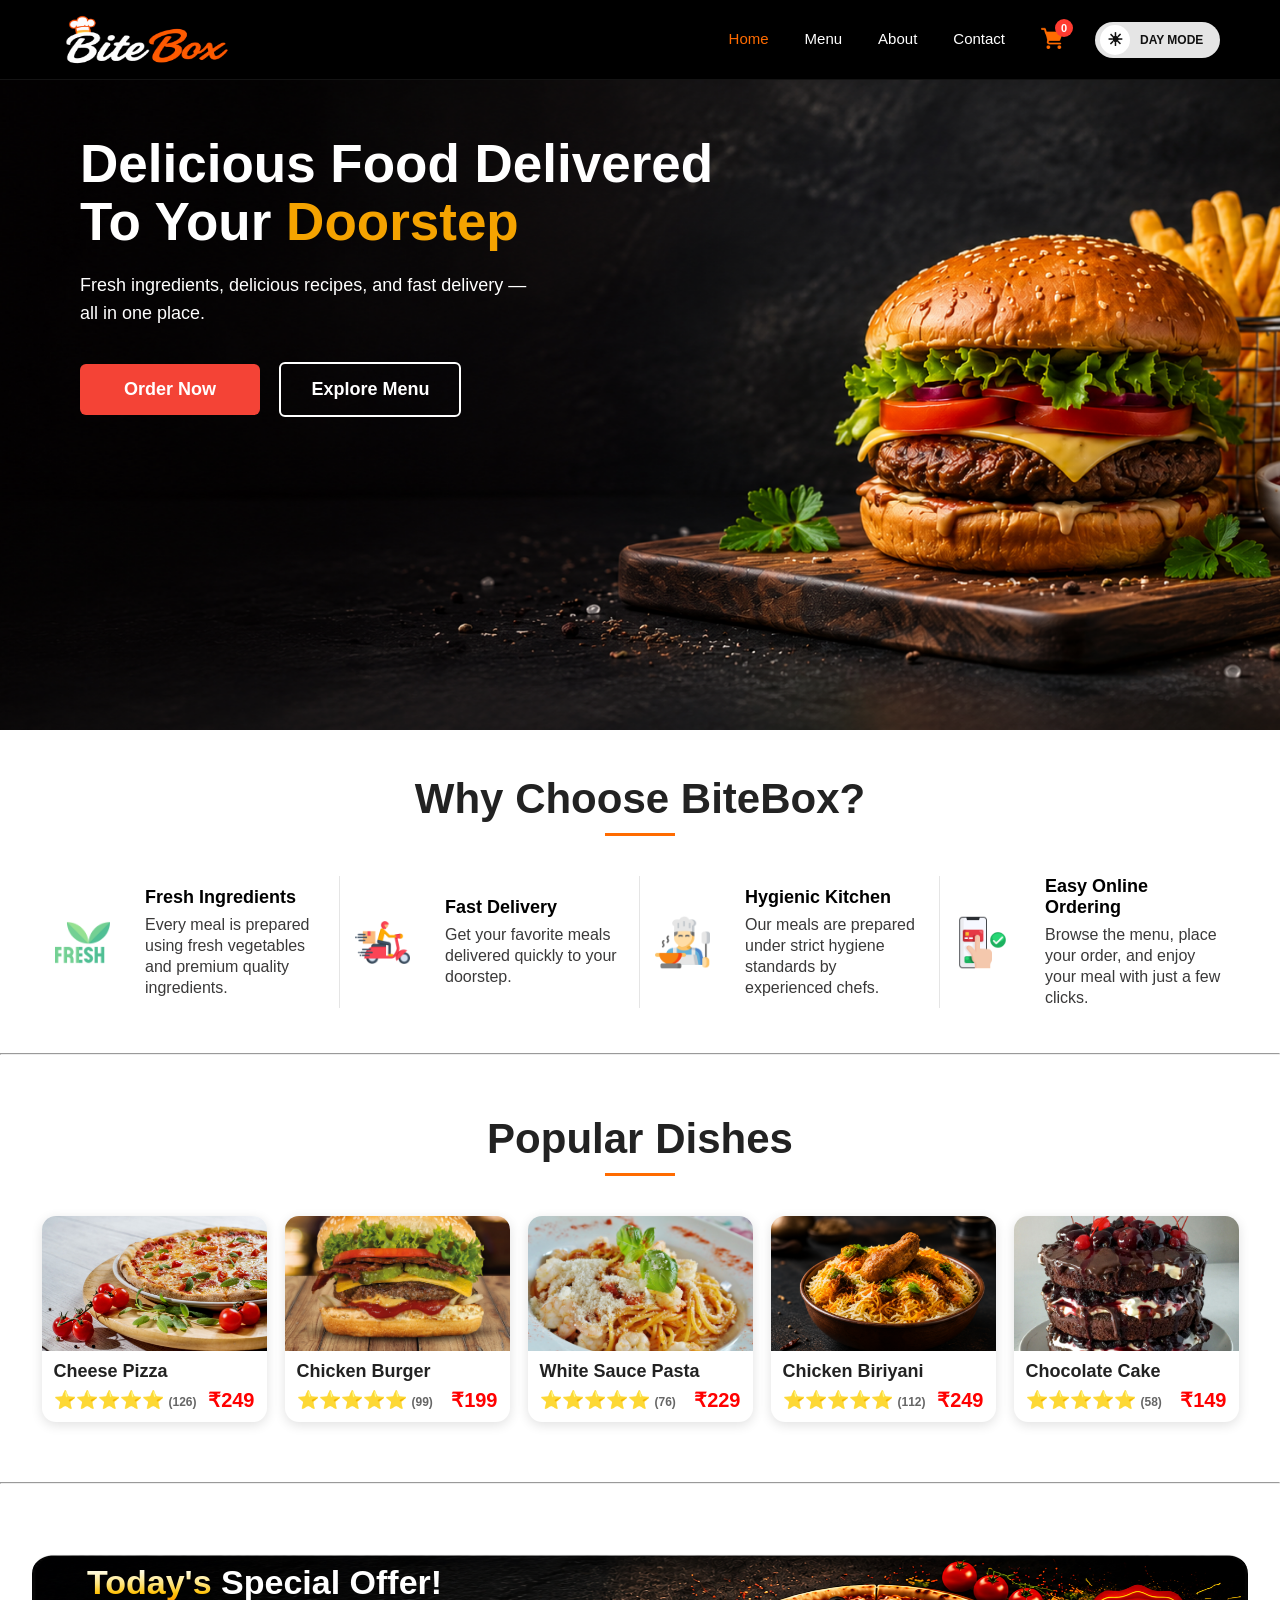
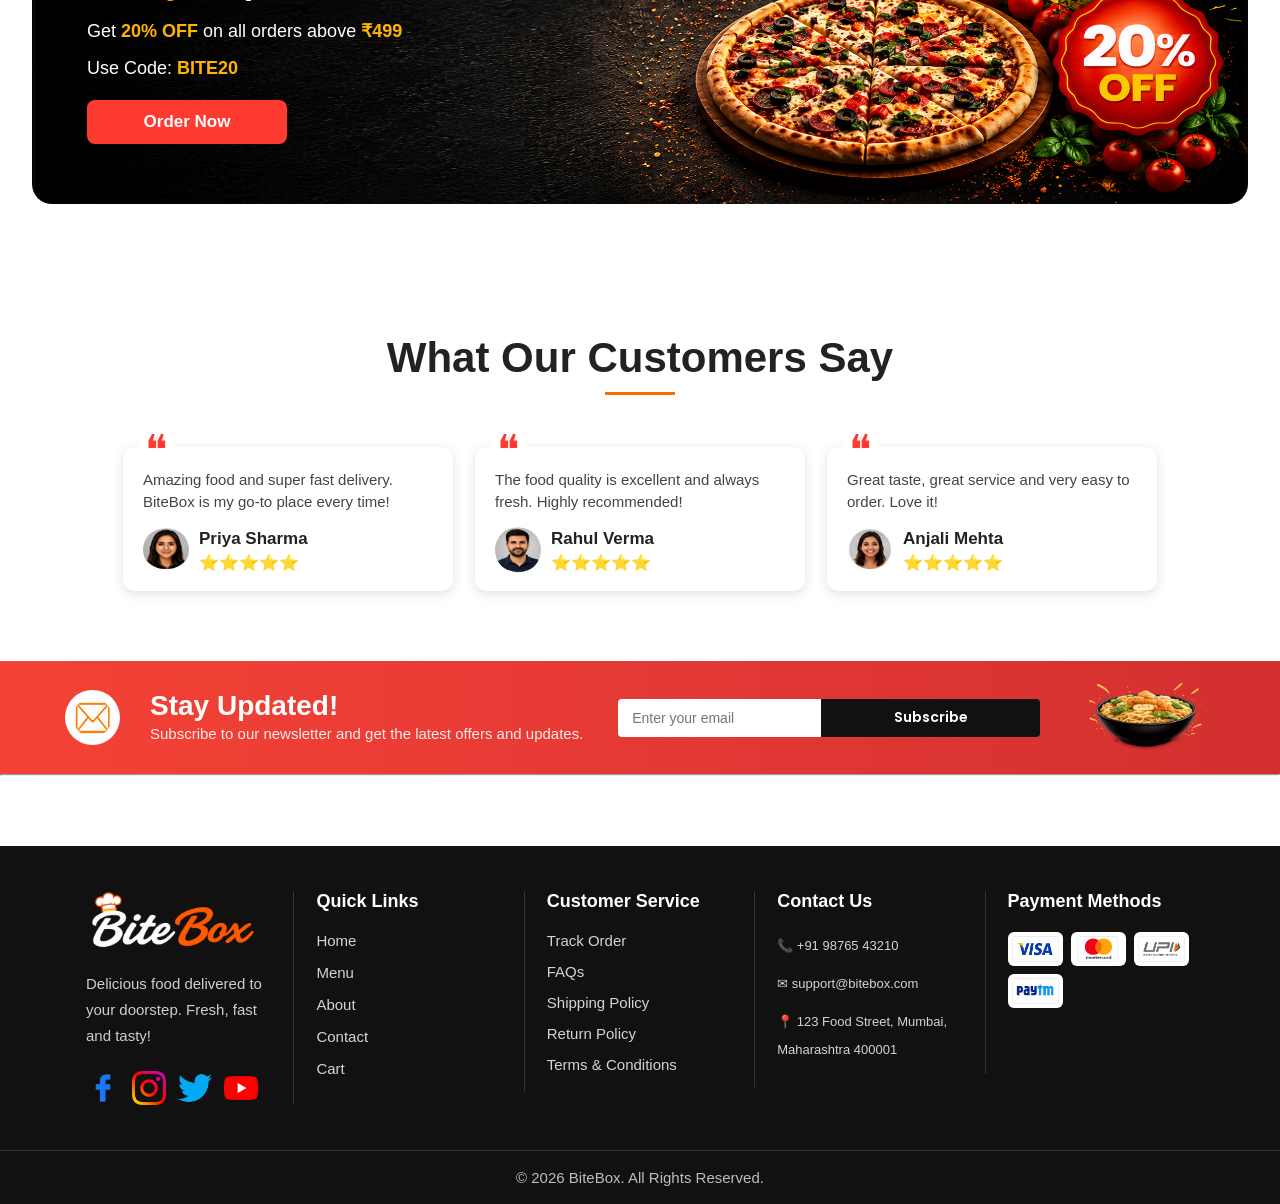
<file: index.html>
<!DOCTYPE html>
<html lang="en">

<head>
    <meta charset="UTF-8">
    <meta name="viewport" content="width=device-width, initial-scale=1.0">
    <title>BiteBox</title>
    <link rel="stylesheet" href="/css/style.css">
    <link rel="preconnect" href="https://fonts.googleapis.com">
    <link rel="preconnect" href="https://fonts.gstatic.com" crossorigin>
    <link href="https://fonts.googleapis.com/css2?family=Allura&display=swap" rel="stylesheet">
    <link rel="preconnect" href="https://fonts.googleapis.com">
    <link rel="preconnect" href="https://fonts.gstatic.com" crossorigin>
    <link href="https://fonts.googleapis.com/css2?family=Great+Vibes&family
    =Montserrat:wght@400;600;700;800&family=Pacifico&family=Poppins:wght@300;
    400;500;600;700&display=swap" rel="stylesheet">
</head>

<body>
    <header>
        <img src="/assets/images/BiteBox-Logo-3.png" alt="BiteBox Logo" class="logo">
        <!-- Navigation Menu -->
        <nav>

            <a href="./index.html" class="active">Home</a>
            
            <a href="./menu.html">Menu</a>
            
            <a href="./about.html">About</a>
            
            <a href="./contact.html">Contact</a>

            <a href="cart.html">
                <span class="cart-wrapper">
                    <img src="/assets/icons/shopping-cart.png" alt="Cart Icon" width="22" height="22">
                    <span id="cart-count">0</span>
                </span>

            </a>
            <button type="button" id="theme-toggle" class="theme-toggle">
                <span class="theme-icon">☀</span>
                <span class="theme-text"> DAY MODE</span>
            </button>
        </nav>
    </header>
    <main>
        <section id="home-hero">
            <h1>Delicious Food Delivered To Your <span> Doorstep </span></h1>
            <p>
                Fresh ingredients, delicious recipes, and fast delivery
                — all in one place.
            </p>
            <div class="hero-buttons">
                <a href="menu.html" class="order-btn">Order Now</a>
                
                <a href="menu.html" class="menu-btn">Explore Menu</a>
            </div>
        </section>

        <section id="features">
            <h2>Why Choose BiteBox?</h2>

            <article>
                <img src="/assets/icons/fresh.png" alt="Fresh Ingredients" width="80">
                <div class="feature-text">
                    <h3>Fresh Ingredients</h3>
                    <p>
                        Every meal is prepared using fresh vegetables and premium
                        quality ingredients.
                    </p>
                </div>
            </article>

            <article>
                <img src="/assets/icons/fast-shipping.png" alt="Fast Delivery" width="80">
                <div class="feature-text">
                    <h3>Fast Delivery</h3>
                    <p>
                        Get your favorite meals delivered quickly to your doorstep.
                    </p>
                </div>
            </article>

            <article>
                <img src="/assets/icons/cooking.png" alt="Hygienic Kitchen" width="80">
                <div class="feature-text">
                    <h3>Hygienic Kitchen</h3>
                    <p>
                        Our meals are prepared under strict hygiene standards by
                        experienced chefs.
                    </p>
                </div>
            </article>

            <article>
                <img src="/assets/icons/online-payment.png" alt="Easy Online Ordering" width="80">
                <div class="feature-text">
                    <h3>Easy Online Ordering</h3>
                    <p>
                        Browse the menu, place your order, and enjoy your meal with
                        just a few clicks.
                    </p>
                </div>
            </article>

        </section>
        <!-- <hr>
        <section>
            <h2>About BiteBox</h2>
            <p>BiteBox is your one-stop destination for delicious meals
                prepared using fresh ingredients and delivered quickly
                to your doorstep.
            </p>
        </section>
        <hr>
        <section>
            <h2>Our Story</h2>
            <p>BiteBox started with a simple mission—to serve fresh, delicious meals
                prepared with quality ingredients and delivered with exceptional
                service. Every meal is crafted with care to bring happiness to our
                customers.
            </p>
        </section>
        <hr>
        <section>
            <h2>Chef's Message</h2>
            <p>
                <em>
                    Every dish at BiteBox is prepared with fresh ingredients, authentic recipes,
                    and a passion for delivering memorable dining experiences.
                </em>
            </p>
        </section> -->
        <hr>

        <!-- Today's Featured Dishes -->
        <section id="popular-dishes">
            <h2>Popular Dishes</h2>

            <article>
                <img src="/assets/images/pizza.jpg" alt="Cheese Pizza" width="220">
                <h3>Cheese Pizza</h3>
                <div class="details">
                    <!-- <p>
                Loaded with fresh vegetables and mozzarella cheese.
            </p> -->
                    <p class="rating">
                        <span>⭐⭐⭐⭐⭐</span> <small>(126)</small>
                    </p>
                    <p class="price"> <strong> ₹249 </strong></p>
                </div>
            </article>

            <article>
                <img src="/assets/images/burger.jpg" alt="Chicken Burger" width="220">
                <h3>Chicken Burger</h3>
                <div class="details">
                    <!-- <p>
                Crispy chicken patty served with fresh lettuce and cheese.
            </p> -->
                    <p class="rating">
                        <span>⭐⭐⭐⭐⭐</span> <small>(99)</small>
                    </p>
                    <p class="price"> <strong>₹199</strong> </p>
                </div>
            </article>

            <article>
                <img src="/assets/images/pasta.jpg" alt="White Sauce Pasta" width="220">
                <h3>White Sauce Pasta</h3>
                <div class="details">
                    <!-- <p>
                Creamy white sauce pasta tossed with herbs and fresh vegetables.
            </p> -->

                    <p class="rating">
                        <span>⭐⭐⭐⭐⭐</span> <small>(76)</small>
                    </p>
                    <p class="price"><strong>₹229</strong></p>
                </div>
            </article>

            <article>
                <img src="/assets/images/ChickenBiriyani.jpg" alt="Chicken Biriyani" width="220">
                <h3>Chicken Biriyani</h3>
                <div class="details">
                    <!-- <p>
                Aromatic basmati rice layered with tender chicken and authentic spices.
            </p> -->

                    <p class="rating">
                        <span>⭐⭐⭐⭐⭐</span> <small>(112)</small>
                    </p>
                    <p class="price"><strong>₹249</strong></p>
                </div>
            </article>

            <article>
                <img src="/assets/images/ChocolateCake.jpg" alt="Chocolate cake" width="220">
                <h3>Chocolate Cake</h3>
                <div class="details">
                    <!-- <p>
                Rich chocolate sponge layered with creamy chocolate frosting.
            </p> -->

                    <p class="rating">
                        <span>⭐⭐⭐⭐⭐</span> <small>(58)</small>
                    </p>
                    <p class="price"> <strong>₹149</strong></p>
                </div>
            </article>
        </section>
        <hr>
        <!--Todays Special Offers -->
        <section id="offer">

            <div class="offer-content">
                <h2><span>Today's </span>Special Offer!</h2>
                <p> Get <strong>20% OFF</strong> on all orders above <strong>₹499</strong>
                </p>
                <p> Use Code: <strong>BITE20</strong> </p>
                <a href="menu.html"> Order Now </a>
            </div>
        </section>
        <!-- customer reviewa -->
        <section id="reviews">
            <h2>What Our Customers Say</h2>

            <article>
                <p>
                    Amazing food and super fast delivery.
                    BiteBox is my go-to place every time!
                </p>
                <div class="customer">
                    <img src="/assets/images/Priya.png" alt="Priya Sharma" width="80" height="80">
                    <div>
                        <h3>Priya Sharma</h3>
                        <p><span>⭐⭐⭐⭐⭐</span></p>
                    </div>
                </div>
            </article>

            <article>
                <p>
                    The food quality is excellent and
                    always fresh. Highly recommended!
                </p>
                <div class="customer">
                    <img src="/assets/images/rahul.png" alt="Rahul Verma" width="80" height="80">
                    <div>
                        <h3>Rahul Verma</h3>
                        <p><span>⭐⭐⭐⭐⭐</span></p>
                    </div>
                </div>
            </article>

            <article>
                <p>
                    Great taste, great service and
                    very easy to order. Love it!
                </p>
                <div class="customer">
                    <img src="/assets/images/anjali.png" alt="Anjali Mehta" width="80" height="80">
                    <div>
                        <h3>Anjali Mehta</h3>
                        <p><span>⭐⭐⭐⭐⭐</span></p>
                    </div>
                </div>
            </article>
        </section>

        <!-- newsletter -->
        <section id="newsletter">
            <div class="newsletter-content">
                <img src="/assets/images/newsletter-icon.jpg" alt="Newsletter Icon" height="80" width="80">
                <div>
                    <h2>Stay Updated!</h2>
                    <p> Subscribe to our newsletter and get the latest
                        offers and updates.
                    </p>
                </div>
            </div>

            <div class="newsletter-form">
                <input type="email" name="" id="" placeholder="Enter your email">
                <button>Subscribe</button>
            </div>

            <div class="newsletter-image">
                <img src="/assets/images/newsletter-food.png" alt="Newsletter Food" width="180" height="120">
            </div>
        </section>
        <hr>
        <!-- <section>
            <h2>Customer Notice</h2>
            <p>
                <mark>
                    Free home delivery is available on orders above ₹499.
                </mark>
            </p>
            <p>Delivery services are available from 10:00 AM to 11:00 PM.</p>
        </section>
    </main>
    <hr> -->
 <!-- Footer Logo Section -->
   <!-- Footer Logo Section -->
    <footer>
        <div class="footer-container">
        <section>
            <img src="/assets/images/BiteBox-Logo-3.png" alt="BiteBox Logo" width="180">
            <p> Delicious food delivered to your doorstep.
                Fresh, fast and tasty!
            </p>

            <div class="footer-socials">

            <a href="#">
                <img src="/assets/icons/facebook.png" alt="Facebook" width="35" height="35">
            </a>

            <a href="#">
                <img src="/assets/icons/instagram.png" alt="Instagram" width="35" height="35">
            </a>

            <a href="#">
                <img src="/assets/icons/twitter.png" alt="Twitter" width="35" height="35">
            </a>

            <a href="#">
                <img src="/assets/icons/youtube.png" alt="YouTube" width="35" height="35">
            </a>
            </div>
        </section>

        

        <!-- Quick Links -->

        <section>
            <h3>Quick Links</h3>
            <ul>
                <li><a href="index.html">Home</a></li>
                <li><a href="menu.html">Menu</a></li>
                <li><a href="about.html">About</a></li>
                <li><a href="contact.html">Contact</a></li>
                <li><a href="cart.html">Cart</a></li>
            </ul>
        </section>

        

        <!-- Customer Service -->
        <section>
            <h3>Customer Service</h3>
            <ul>
                <li>Track Order</li>
                <li>FAQs</li>
                <li>Shipping Policy</li>
                <li>Return Policy</li>
                <li>Terms & Conditions</li>
            </ul>

        </section>

        

        <!-- Contact Information -->

        <section>
            <h3>Contact Us</h3>
            <p>📞 +91 98765 43210</p>
            <p>✉ support@bitebox.com</p>
            <p> 📍 123 Food Street, Mumbai, Maharashtra 400001 </p>
        </section>

    

        <!-- Payment Methods -->

        <section>
            <h3>Payment Methods</h3>
            <div class="payment-icons">
            <img src="/assets/images/visa.png" alt="Visa" >
            <img src="/assets/images/mastercard.jfif" alt="MasterCard" >
            <img src="/assets/images/upi.png" alt="UPI" >
            <img src="/assets/images/paytm.png" alt="Paytm">
            </div>
        </section>
    </div>

    
        <p> © 2026 BiteBox. All Rights Reserved. </p>

    </footer>

    <script src="/js/script.js"></script>
</body>

</html>
</file>
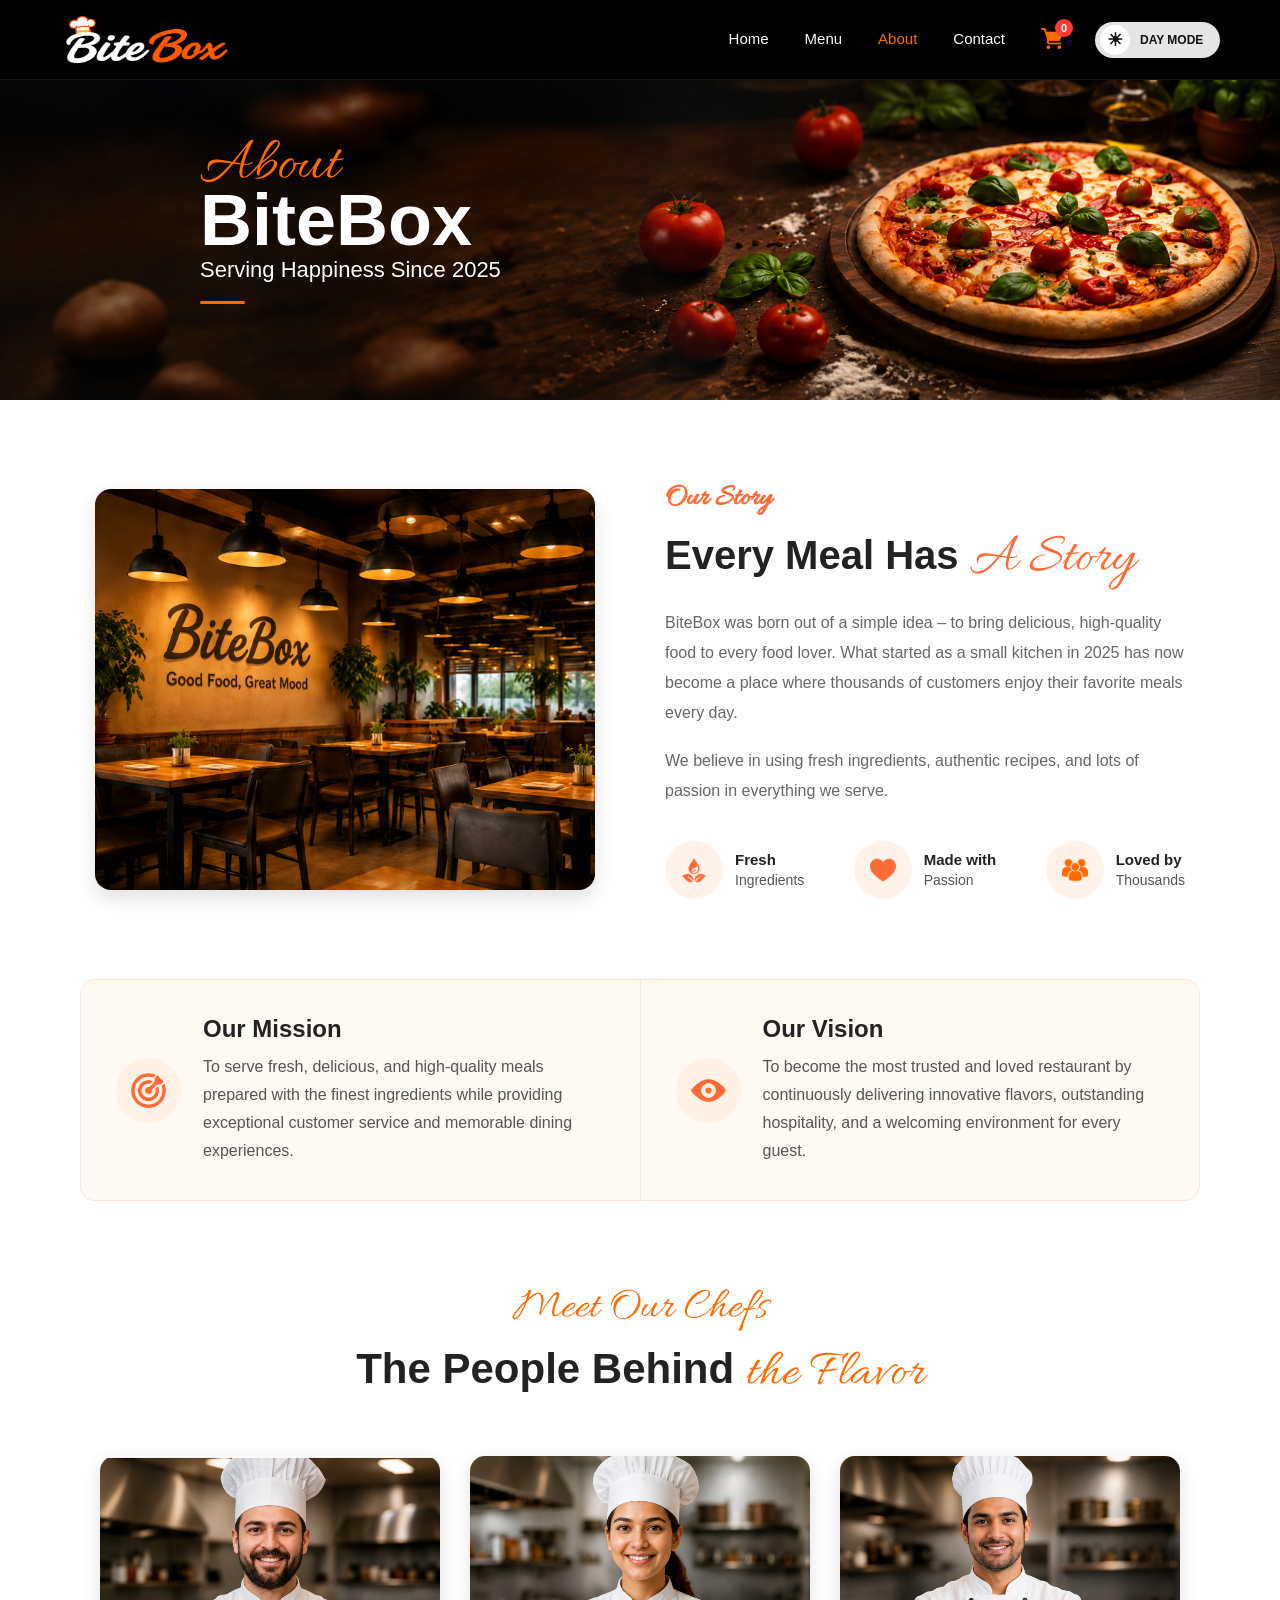
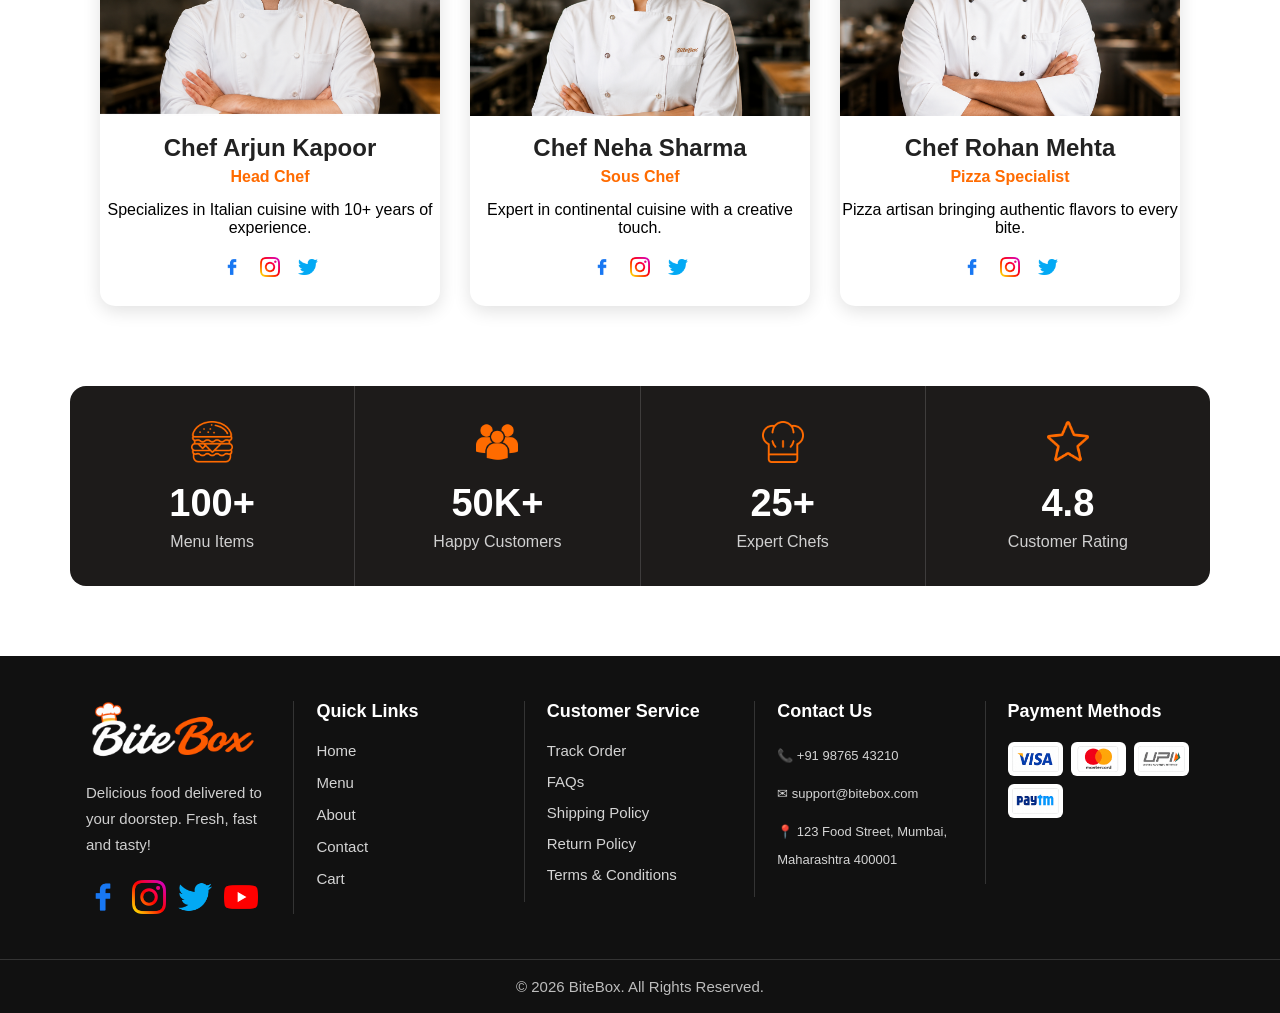
<file: about.html>
<!DOCTYPE html>
<html lang="en">

<head>
    <meta charset="UTF-8">
    <meta name="viewport" content="width=device-width, initial-scale=1.0">
    <title>About - BiteBox</title>
    <link rel="stylesheet" href="/css/style.css">
    <link rel="preconnect" href="https://fonts.googleapis.com">
    <link rel="preconnect" href="https://fonts.gstatic.com" crossorigin>
    <link href="https://fonts.googleapis.com/css2?family=Allura&display=swap" rel="stylesheet">
    <link rel="preconnect" href="https://fonts.googleapis.com">
    <link rel="preconnect" href="https://fonts.gstatic.com" crossorigin>
    <link href="https://fonts.googleapis.com/css2?family=Great+Vibes&family
    =Montserrat:wght@400;600;700;800&family=Pacifico&family=Poppins:wght@300;
    400;500;600;700&display=swap" rel="stylesheet">
</head>

<body>
    <header>
        <img src="/assets/images/BiteBox-Logo-3.png" alt="BiteBox Logo" class="logo">
        <!-- Navigation Menu -->
        <nav>

            <a href="./index.html">Home</a>
            
            <a href="./menu.html">Menu</a>
            
            <a href="./about.html" class="active">About</a>
            
            <a href="./contact.html">Contact</a>

            <a href="cart.html">
                <span class="cart-wrapper">
                    <img src="/assets/icons/shopping-cart.png" alt="Cart Icon" width="22" height="22">
                    <span id="cart-count">0</span>
                </span>

            </a>

            <button type="button" id="theme-toggle" class="theme-toggle">
                <span class="theme-icon">☀</span>
                <span class="theme-text"> DAY MODE</span>
            </button>
        </nav>
    </header>

    <!-- about hero section -->
    <section id="about-hero">
        <div class="hero-content">
            <h2> <span> About </span> <br> BiteBox</h2>
            <p> Serving Happiness Since 2025 </p>
            <hr>
        </div>
    </section>

    <!-- Our Story Section -->

    <section id="story">

        <article>

            <!-- Restaurant Image -->

            <img src="/assets/images/restaurent.jpg" alt="Restaurant">

            <!-- Story Content -->

            <div class="story-content">

                <small>Our Story</small>

                <h2>
                    Every Meal Has
                    <span>A Story</span>
                </h2>

                <p>
                    BiteBox was born out of a simple idea – to bring
                    delicious, high-quality food to every food lover.
                    What started as a small kitchen in 2025 has now
                    become a place where thousands of customers enjoy
                    their favorite meals every day.
                </p>

                <p>
                    We believe in using fresh ingredients,
                    authentic recipes, and lots of passion
                    in everything we serve.
                </p>

                <!-- Features -->

                <div class="story-features">

                    <article>

                        <div class="feature-icon">
                            <img src="/assets/icons/fresh-about.png" alt="Fresh" width="26">
                        </div>

                        <div>
                            <h4>Fresh</h4>
                            <p>Ingredients</p>
                        </div>

                    </article>

                    <article>

                        <div class="feature-icon">
                            <img src="/assets/icons/heart.png" alt="Heart" width="26">
                        </div>

                        <div>
                            <h4>Made with</h4>
                            <p>Passion</p>
                        </div>

                    </article>

                    <article>

                        <div class="feature-icon">
                            <img src="/assets/icons/customer.png" alt="Customers" width="26">
                        </div>

                        <div>
                            <h4>Loved by</h4>
                            <p>Thousands</p>
                        </div>

                    </article>

                </div>

            </div>

        </article>

    </section>

     <section id="mission-vision">

        <div>

            <!-- Mission -->

            <article>

                <img src="assets/icons/mission.png" alt="Mission" width="55" height="55">

                <div>

                    <h3>Our Mission</h3>

                    <p>
                        To serve fresh, delicious, and high-quality meals
                        prepared with the finest ingredients while providing
                        exceptional customer service and memorable dining
                        experiences.
                    </p>

                </div>

            </article>

            <!-- Vision -->

            <article>

                <img src="assets/icons/vision.png" alt="Vision" width="55" height="55">

                <div>

                    <h3>Our Vision</h3>

                    <p>
                        To become the most trusted and loved restaurant by
                        continuously delivering innovative flavors,
                        outstanding hospitality, and a welcoming
                        environment for every guest.
                    </p>

                </div>

            </article>

        </div>

    </section>

    <!-- meet our chefs section -->
    <section id="chefs">

        <small>Meet Our Chefs</small>

        <h2>
            The People Behind
            <span>the Flavor</span>
        </h2>

        <div>

            <!-- Chef 1 -->

            <article>

                <img src="/assets/images/chef1.jpg" alt="Chef Arjun Kapoor">

                <h3>Chef Arjun Kapoor</h3>

                <h4>Head Chef</h4>

                <p>
                    Specializes in Italian cuisine with
                    10+ years of experience.
                </p>

                <div class="chef-social">

                    <a href="#">
                        <img src="assets/icons/facebook.png" alt="Facebook" width="20" height="20">
                    </a>

                    <a href="#">
                        <img src="assets/icons/instagram.png" alt="Instagram" width="20" height="20">
                    </a>

                    <a href="#">
                        <img src="assets/icons/twitter.png" alt="Twitter" width="20" height="20">
                    </a>

                </div>

            </article>

            <!-- Chef 2 -->

            <article>

                <img src="/assets/images/chef2.jpg" alt="Chef Neha Sharma">

                <h3>Chef Neha Sharma</h3>

                <h4>Sous Chef</h4>

                <p>
                    Expert in continental cuisine
                    with a creative touch.
                </p>

                <div class="chef-social">

                    <a href="#">
                        <img src="assets/icons/facebook.png" alt="Facebook" width="20" height="20">
                    </a>

                    <a href="#">
                        <img src="assets/icons/instagram.png" alt="Instagram" width="20" height="20">
                    </a>

                    <a href="#">
                        <img src="assets/icons/twitter.png" alt="Twitter" width="20" height="20">
                    </a>

                </div>
            </article>

            <!-- Chef 3 -->

            <article>

                <img src="/assets/images/chef3.jpg" alt="Chef Rohan Mehta">

                <h3>Chef Rohan Mehta</h3>

                <h4>Pizza Specialist</h4>

                <p>
                    Pizza artisan bringing authentic
                    flavors to every bite.
                </p>

                <div class="chef-social">

                    <a href="#">
                        <img src="assets/icons/facebook.png" alt="Facebook" width="20" height="20">
                    </a>

                    <a href="#">
                        <img src="assets/icons/instagram.png" alt="Instagram" width="20" height="20">
                    </a>

                    <a href="#">
                        <img src="assets/icons/twitter.png" alt="Twitter" width="20" height="20">
                    </a>

                </div>

            </article>

        </div>

    </section>

    <!-- Restaurant Statistics -->

    <section id="statistics">

        <div>

            <article>
                <img src="/assets/icons/menu-stat.png" alt="Menu Items" width="45" height="45">
                <h3>100+</h3>
                <p>Menu Items</p>
            </article>

            <article>
                <img src="/assets/icons/customer.png" alt="Happy Customers" width="45" height="45">
                <h3>50K+</h3>
                <p>Happy Customers</p>
            </article>

            <article>
                <img src="/assets/icons/stat-chef.png" alt="Expert Chefs" width="45" height="45">
                <h3>25+</h3>
                <p>Expert Chefs</p>
            </article>

            <article>
                <img src="/assets/icons/stat-star.png" alt="Customer Rating" width="45" height="45">
                <h3>4.8</h3>
                <p>Customer Rating</p>
            </article>

        </div>

    </section>
   <!-- Footer Logo Section -->
   <!-- Footer Logo Section -->
    <footer>
        <div class="footer-container">
        <section>
            <img src="/assets/images/BiteBox-Logo-3.png" alt="BiteBox Logo" width="180">
            <p> Delicious food delivered to your doorstep.
                Fresh, fast and tasty!
            </p>

            <div class="footer-socials">

            <a href="#">
                <img src="/assets/icons/facebook.png" alt="Facebook" width="35" height="35">
            </a>

            <a href="#">
                <img src="/assets/icons/instagram.png" alt="Instagram" width="35" height="35">
            </a>

            <a href="#">
                <img src="/assets/icons/twitter.png" alt="Twitter" width="35" height="35">
            </a>

            <a href="#">
                <img src="/assets/icons/youtube.png" alt="YouTube" width="35" height="35">
            </a>
            </div>
        </section>

        

        <!-- Quick Links -->

        <section>
            <h3>Quick Links</h3>
            <ul>
                <li><a href="index.html">Home</a></li>
                <li><a href="menu.html">Menu</a></li>
                <li><a href="about.html">About</a></li>
                <li><a href="contact.html">Contact</a></li>
                <li><a href="cart.html">Cart</a></li>
            </ul>
        </section>

        

        <!-- Customer Service -->
        <section>
            <h3>Customer Service</h3>
            <ul>
                <li>Track Order</li>
                <li>FAQs</li>
                <li>Shipping Policy</li>
                <li>Return Policy</li>
                <li>Terms & Conditions</li>
            </ul>

        </section>

        

        <!-- Contact Information -->

        <section>
            <h3>Contact Us</h3>
            <p>📞 +91 98765 43210</p>
            <p>✉ support@bitebox.com</p>
            <p> 📍 123 Food Street, Mumbai, Maharashtra 400001 </p>
        </section>

    

        <!-- Payment Methods -->

        <section>
            <h3>Payment Methods</h3>
            <div class="payment-icons">
            <img src="/assets/images/visa.png" alt="Visa" >
            <img src="/assets/images/mastercard.jfif" alt="MasterCard" >
            <img src="/assets/images/upi.png" alt="UPI" >
            <img src="/assets/images/paytm.png" alt="Paytm">
            </div>
        </section>
    </div>

    
        <p> © 2026 BiteBox. All Rights Reserved. </p>

    </footer>
    
    <script src="/js/script.js"></script>
</body>

</html>
</file>
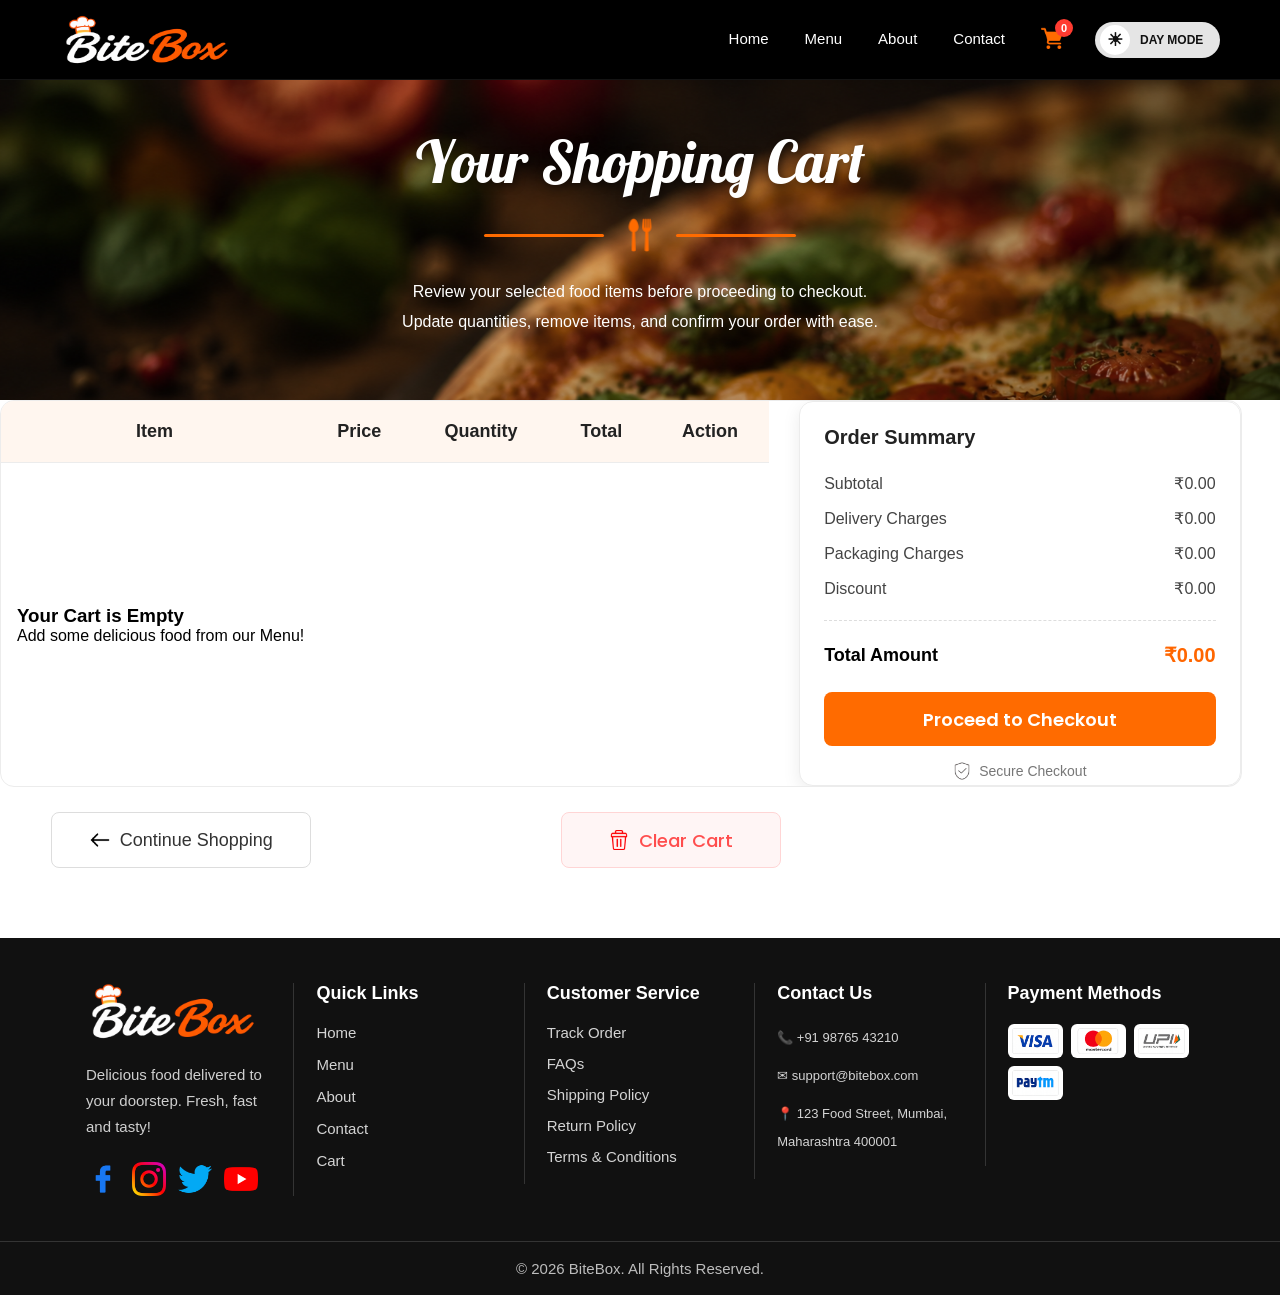
<file: cart.html>
<!DOCTYPE html>
<html lang="en">

<head>
    <meta charset="UTF-8">
    <meta name="viewport" content="width=device-width, initial-scale=1.0">
    <title>Cart - BiteBox</title>
    <link rel="stylesheet" href="/css/style.css">
    <link rel="preconnect" href="https://fonts.googleapis.com">
    <link rel="preconnect" href="https://fonts.gstatic.com" crossorigin>
    <link href="https://fonts.googleapis.com/css2?family=Allura&family=Lobster&display=swap" rel="stylesheet">
    <link rel="preconnect" href="https://fonts.googleapis.com">
    <link rel="preconnect" href="https://fonts.gstatic.com" crossorigin>
    <link href="https://fonts.googleapis.com/css2?family=Allura&display=swap" rel="stylesheet">
    <link rel="preconnect" href="https://fonts.googleapis.com">
    <link rel="preconnect" href="https://fonts.gstatic.com" crossorigin>
    <link href="https://fonts.googleapis.com/css2?family=Great+Vibes&family
    =Montserrat:wght@400;600;700;800&family=Pacifico&family=Poppins:wght@300;
    400;500;600;700&display=swap" rel="stylesheet">
</head>

<body>
    <header>
        <img src="/assets/images/BiteBox-Logo-3.png" alt="BiteBox Logo" class="logo">
        <!-- Navigation Menu -->
        <nav>

            <a href="./index.html">Home</a>
            
            <a href="./menu.html">Menu</a>
            
            <a href="./about.html">About</a>
            
            <a href="./contact.html">Contact</a>

           <a href="cart.html">
                <span class="cart-wrapper">
                    <img src="/assets/icons/shopping-cart.png" alt="Cart Icon" width="22" height="22">
                    <span id="cart-count">0</span>
                </span>

            </a>

            <button type="button" id="theme-toggle" class="theme-toggle">
                <span class="theme-icon">☀</span>
                <span class="theme-text"> DAY MODE</span>
            </button>
        </nav>
    </header>

    <!-- cart hero section -->

    <section id="cart-hero">
        <h1>Your Shopping Cart</h1>
        <div class="divider">
            <hr>
            <img src="assets/icons/fork-and-spoon.png" alt="Fork and Spoon">
            <hr>

        </div>
        <p> Review your selected food items before proceeding to checkout.
            <br>
            Update quantities, remove items, and confirm your order with ease.
        </p>
    </section>
    </section>
    <!-- shopping cart section -->
    <section id="shopping-cart">
        <table>
            <thead>
                <tr>
                    <th>Item</th>
                    <th>Price</th>
                    <th>Quantity</th>
                    <th>Total</th>
                    <th>Action</th>
                </tr>
            </thead>

            <tbody>

                <!-- Item 1 -->
                <!-- <tr>
                    <td>
                        <div class="cart-item">

                            <img src="/assets/images/margherita-pizza.jpg" alt="Margherita Pizza" width="80">

                            <div>

                                <h3>Margherita Pizza</h3>

                                <p>Classic delight with fresh cheese & basil.</p>

                            </div>
                        </div>
                    </td>

                    <td>₹249</td>
                    <td>
                        <div class="quantity-box">

                            <button>-</button>

                            <span>1</span>

                            <button>+</button>
                        </div>
                    </td>

                    <td>₹249</td>

                    <td>
                        <a href="#">
                            <img src="/assets/icons/delete.png" alt="Delete" width="25">
                        </a>

                    </td>
                </tr> -->
                <!-- item-2 -->
                <!-- <tr>

                    <td>
                        <div class="cart-item">

                            <img src="/assets/images/cheese-burger.jpg" alt="Cheese Burger" width="80">
                            <div>

                                <h3>Cheese Burger</h3>

                                <p>Juicy grilled burger with cheese & veggies.</p>
                            </div>
                        </div>

                    </td>

                    <td>₹189</td>

                    <td>
                        <div class="quantity-box">

                            <button>-</button>

                            <span>2</span>

                            <button>+</button>
                        </div>

                    </td>

                    <td>₹378</td>

                    <td>

                        <a href="#">
                            <img src="/assets/icons/delete.png" alt="Delete" width="25">
                        </a>

                    </td>

                </tr> -->

                <!-- item-3 -->
                <!-- <tr>

                    <td>
                        <div class="cart-item">

                            <img src="/assets/images/alfredo-pasta.jpg" alt="Creamy Pasta" width="80">
                            <div>

                                <h3>Creamy Pasta</h3>

                                <p>Delicious white sauce pasta with herbs.</p>
                            </div>
                        </div>

                    </td>

                    <td>₹199</td>

                    <td>
                        <div class="quantity-box">

                            <button>-</button>

                            <span>1</span>

                            <button>+</button>
                        </div>

                    </td>

                    <td>₹199</td>

                    <td>

                        <a href="#">
                            <img src="/assets/icons/delete.png" alt="Delete" width="25">
                        </a>

                    </td>

                </tr> -->

            </tbody>
        </table>

    <aside id="order-summary">
        <h2>Order Summary</h2>

        <p> <span>Subtotal</span> <span id="subtotal-amount">₹0.00</span> </p>

        <p> <span>Delivery Charges</span> <span id="delivery-amount">₹0.00</span> </p>

        <p> <span>Packaging Charges</span> <span id="packaging-amount">₹0.00</span> </p>
         <p id="discount-row">
                <span>Discount</span>
                <span id="discount-amount">₹0.00</span>
            </p>


        <hr>
        <h3> <span>Total Amount</span> <span id="total-amount">₹0.00</span> </h3>

        <button type="button"> Proceed to Checkout </button>

        <p> <img src="/assets/icons/sheild.png" width="18" height="18">
            Secure Checkout </p>
    </aside>
 </section>

    <!-- Cart Action Buttons -->

    <section id="cart-actions">

        <a href="menu.html">
            <img src="assets/icons/left-arrow.png">
            Continue Shopping
        </a>

        <button type="button" id="clear-cart">

            <img src="assets/icons/delete.png"> Clear Cart

        </button>

    </section>

    <!-- Footer Logo Section -->
   <!-- Footer Logo Section -->
    <footer>
        <div class="footer-container">
        <section>
            <img src="/assets/images/BiteBox-Logo-3.png" alt="BiteBox Logo" width="180">
            <p> Delicious food delivered to your doorstep.
                Fresh, fast and tasty!
            </p>

            <div class="footer-socials">

            <a href="#">
                <img src="/assets/icons/facebook.png" alt="Facebook" width="35" height="35">
            </a>

            <a href="#">
                <img src="/assets/icons/instagram.png" alt="Instagram" width="35" height="35">
            </a>

            <a href="#">
                <img src="/assets/icons/twitter.png" alt="Twitter" width="35" height="35">
            </a>

            <a href="#">
                <img src="/assets/icons/youtube.png" alt="YouTube" width="35" height="35">
            </a>
            </div>
        </section>

        

        <!-- Quick Links -->

        <section>
            <h3>Quick Links</h3>
            <ul>
                <li><a href="index.html">Home</a></li>
                <li><a href="menu.html">Menu</a></li>
                <li><a href="about.html">About</a></li>
                <li><a href="contact.html">Contact</a></li>
                <li><a href="cart.html">Cart</a></li>
            </ul>
        </section>

        

        <!-- Customer Service -->
        <section>
            <h3>Customer Service</h3>
            <ul>
                <li>Track Order</li>
                <li>FAQs</li>
                <li>Shipping Policy</li>
                <li>Return Policy</li>
                <li>Terms & Conditions</li>
            </ul>

        </section>

        

        <!-- Contact Information -->

        <section>
            <h3>Contact Us</h3>
            <p>📞 +91 98765 43210</p>
            <p>✉ support@bitebox.com</p>
            <p> 📍 123 Food Street, Mumbai, Maharashtra 400001 </p>
        </section>

    

        <!-- Payment Methods -->

        <section>
            <h3>Payment Methods</h3>
            <div class="payment-icons">
            <img src="/assets/images/visa.png" alt="Visa" >
            <img src="/assets/images/mastercard.jfif" alt="MasterCard" >
            <img src="/assets/images/upi.png" alt="UPI" >
            <img src="/assets/images/paytm.png" alt="Paytm">
            </div>
        </section>
    </div>

    
        <p> © 2026 BiteBox. All Rights Reserved. </p>

    </footer>

    <script src="/js/script.js"></script>
</body>

</html>
</file>
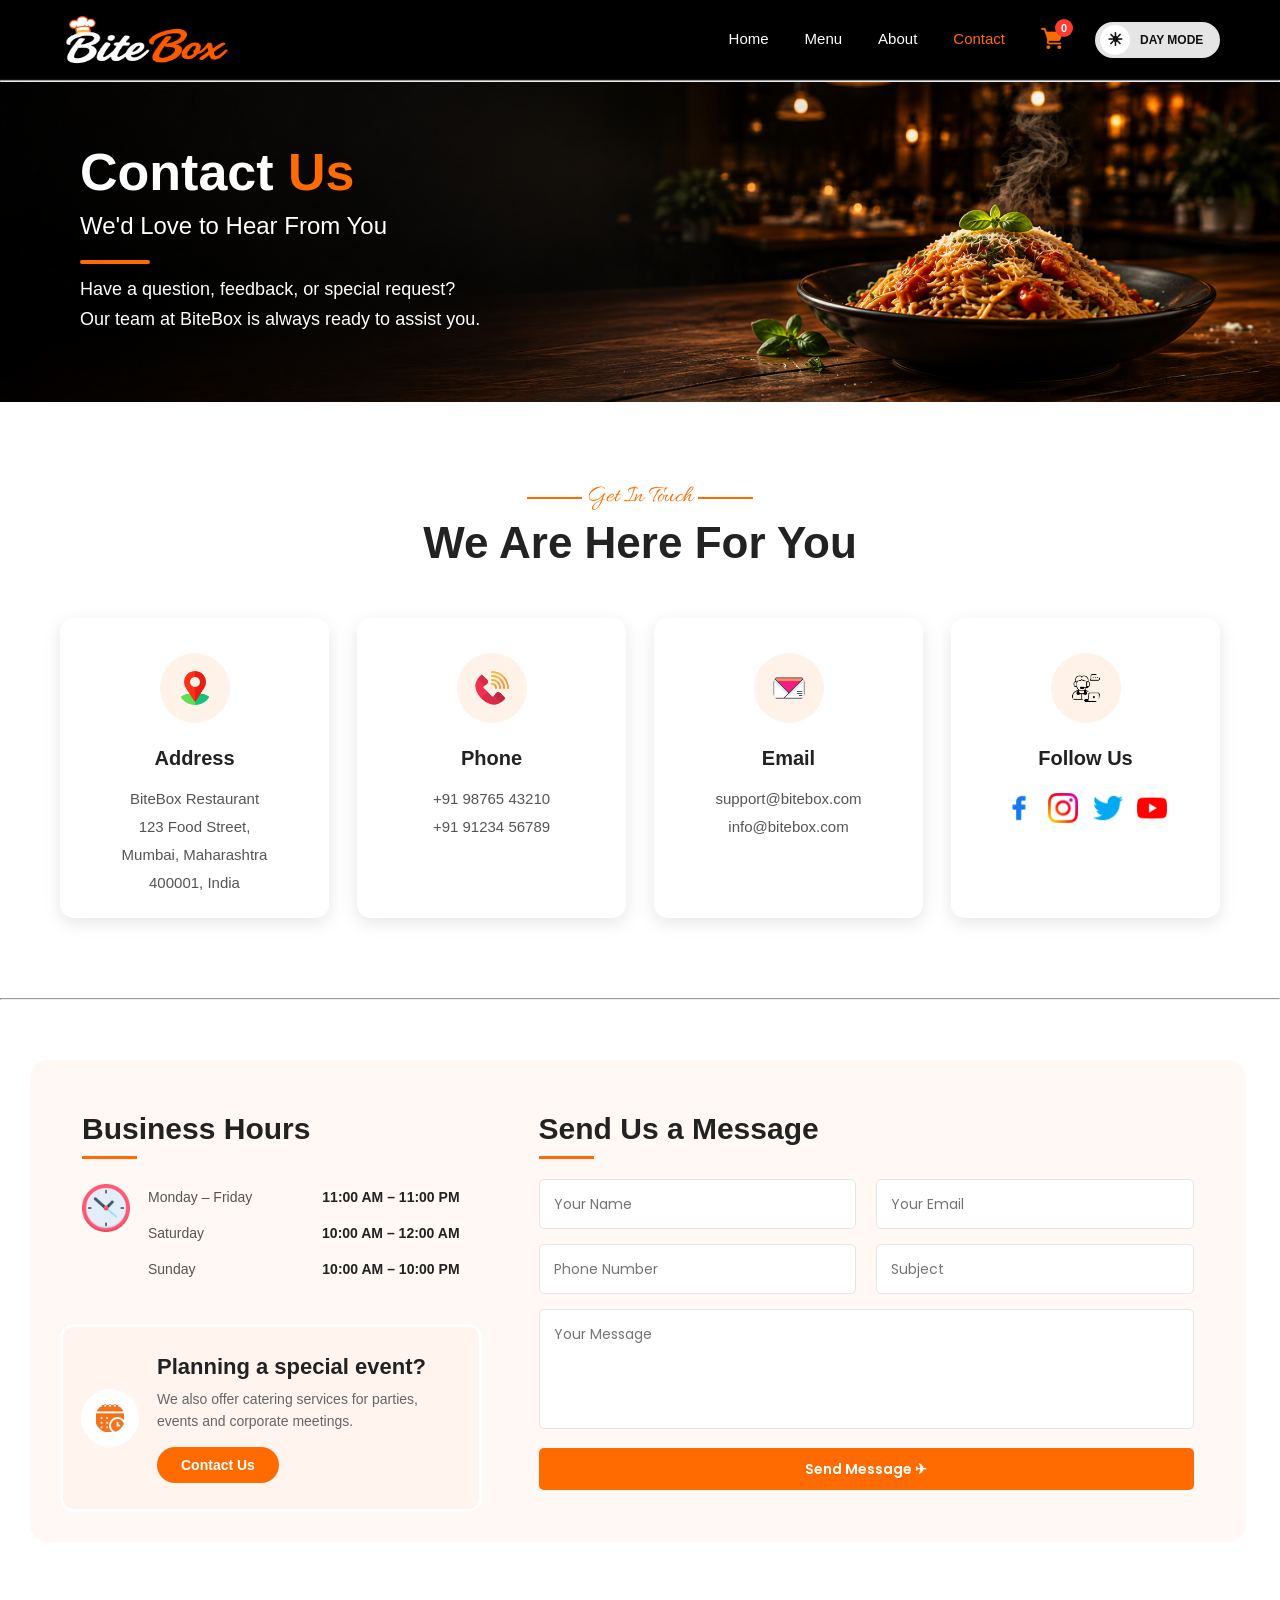
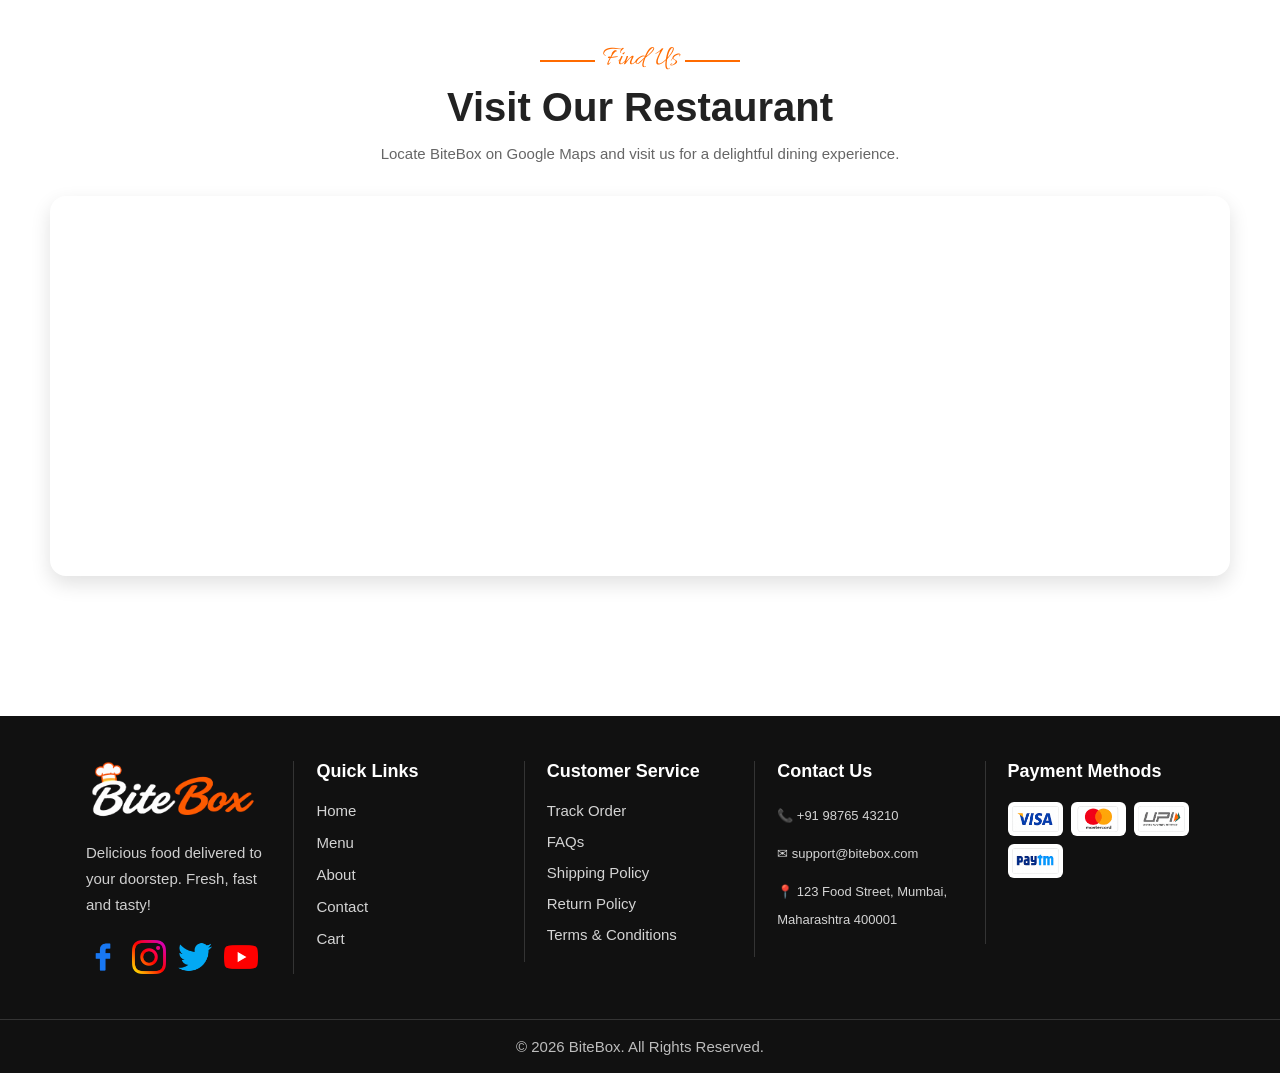
<file: contact.html>
<!DOCTYPE html>
<html lang="en">
<head>
    <meta charset="UTF-8">
    <meta name="viewport" content="width=device-width, initial-scale=1.0">
    <title>Contact - BiteBox</title>
    <link rel="stylesheet" href="/css/style.css">
    <link rel="preconnect" href="https://fonts.googleapis.com">
    <link rel="preconnect" href="https://fonts.gstatic.com" crossorigin>
    <link href="https://fonts.googleapis.com/css2?family=Allura&display=swap" rel="stylesheet">
     <link rel="preconnect" href="https://fonts.googleapis.com">
    <link rel="preconnect" href="https://fonts.gstatic.com" crossorigin>
    <link href="https://fonts.googleapis.com/css2?family=Great+Vibes&family
    =Montserrat:wght@400;600;700;800&family=Pacifico&family=Poppins:wght@300;
    400;500;600;700&display=swap" rel="stylesheet">
</head>
<body>
    <header>
    <img src="/assets/images/BiteBox-Logo-3.png" alt="BiteBox Logo" class="logo">
    <!-- Navigation Menu -->
    <nav>
    
        <a href="./index.html">Home</a>
        
        <a href="./menu.html">Menu</a>
        
        <a href="./about.html">About</a>
        
        <a href="./contact.html" class="active">Contact</a>

        <a href="cart.html">
                <span class="cart-wrapper">
                    <img src="/assets/icons/shopping-cart.png" alt="Cart Icon" width="22" height="22">
                    <span id="cart-count">0</span>
                </span>

            </a>

            <button type="button" id="theme-toggle" class="theme-toggle">
                <span class="theme-icon">☀</span>
                <span class="theme-text"> DAY MODE</span>
            </button>
        
    </nav>
    </header>
    <hr>
    <!-- Hero-section -->
     <section id="contact-hero">
        <div class="hero-content">
            <h2>Contact <span> Us </span></h2>
            <h3> We'd Love to Hear From You</h3>
        <hr>
        <p> Have a question, feedback, or special request?<br>
            Our team at BiteBox is always ready to assist you.
        </p>
        </div>
     </section>

     <!-- contact information section -->

     <section id="contact-info">
        <div class="section-title">
            <h4>Get In Touch</h4>
            <h2>We Are Here For You</h2>
        </div>

        <div class="contact-container">
            <!-- Address card  -->
             <article>
                <img src="/assets/images/location.png" alt="Location Icon" height="50px" width="50px">
                <h3>Address</h3>
            <p>
                BiteBox Restaurant<br>
                123 Food Street,<br>
                Mumbai, Maharashtra<br>
                400001, India
            </p>
             </article>

             <!-- phone card -->

             <article>
                <img src="/assets/images/phone-icon.png" alt="Phone Icon" height="50px" width="50px">
                <h3>Phone</h3>
            <p> +91 98765 43210<br>
                +91 91234 56789
            </p>
             </article>

             <!-- email card  -->
              <article>
                <img src="/assets/images/mail-icon.png" alt="Mail Icon" height="50px" width="50px">
            <h3>Email</h3>
            <p> support@bitebox.com<br>
                info@bitebox.com
            </p>
              </article>

              <!-- social media card -->
               <article>
                <img src="/assets/images/support-icon.png" alt="Support Icon" height="50px" width="50px">
                <h3>Follow Us</h3>
                <a href="#"> <img src="/assets/icons/facebook.png" alt="Facebook Logo" height="50px" width="50px"> </a>
                <a href="#"> <img src="/assets/icons/instagram.png" alt="Instagram Logo" height="50px" width="50px"> </a>
                <a href="#"> <img src="/assets/icons/twitter.png" alt="Twitter Logo" height="50px" width="50px"> </a>
                <a href="#"> <img src="/assets/icons/youtube.png" alt="YouTube Logo" height="50px" width="50px"> </a>
               </article>
            
        </div>
     </section>
     <hr>

<!--================ Contact Details Section ================-->

<section id="contact-details">

    <!-- Left Column -->

    <div class="left-column">

        <!-- Business Hours -->

        <div class="business-card">

            <h2>Business Hours</h2>

            <hr>

            <div class="business-content">

                <img src="assets/icons/clock.png" alt="Clock">

                <table>

                    <tr>
                        <td>Monday – Friday</td>
                        <td>11:00 AM – 11:00 PM</td>
                    </tr>

                    <tr>
                        <td>Saturday</td>
                        <td>10:00 AM – 12:00 AM</td>
                    </tr>

                    <tr>
                        <td>Sunday</td>
                        <td>10:00 AM – 10:00 PM</td>
                    </tr>

                </table>

            </div>

        </div>


        <!-- Event Card -->

        <div class="event-card">

            <img src="/assets/icons/calendar.png" alt="Calendar">

            <div>

                <h3>Planning a special event?</h3>

                <p>
                    We also offer catering services for parties,
                    events and corporate meetings.
                </p>

                <a href="#">Contact Us</a>

            </div>

        </div>

    </div>



    <!-- Right Column -->

    <div class="right-column">

        <h2>Send Us a Message</h2>

        <hr>

        <form>

            <div class="form-row">

                <input type="text" placeholder="Your Name" name="Name">

                <input type="email" placeholder="Your Email" name="Email">

            </div>

            <div class="form-row">

                <input type="tel" placeholder="Phone Number" name="Phone Number">

                <input type="text" placeholder="Subject" name="Subject">

            </div>

            <textarea placeholder="Your Message" name="Message"></textarea>

            <button class="contact-form-button">Send Message ✈</button>

        </form>

    </div>

</section>




    <!-- Google Maps Section -->

    <section id="google-map">

        <div class="section-title">

            <h4>Find Us</h4>

            <h2>Visit Our Restaurant</h2>

            <p>
                Locate BiteBox on Google Maps and visit us for a delightful dining experience.
            </p>

        </div>

    <iframe
        src="https://www.google.com/maps/embed?pb=!1m18!1m12!1m3!1d3768.019786814624!2d72.9502261!3d19.194338099999996!2m3!1f0!2f0!3f0!3m2!1i1024!2i768!4f13.1!3m3!1m2!1s0x3be7b92e8437d15b%3A0x8b55216ca2b2ebe9!2sI.T.VEDANT!5e0!3m2!1sen!2sin!4v1785401144688!5m2!1sen!2sin"
        width="100%"
        height="450"
        style="border:0;"
        loading="lazy"
        allowfullscreen>
    </iframe>

    </section>

   <!-- Footer Logo Section -->
   <!-- Footer Logo Section -->
    <footer>
        <div class="footer-container">
        <section>
            <img src="/assets/images/BiteBox-Logo-3.png" alt="BiteBox Logo" width="180">
            <p> Delicious food delivered to your doorstep.
                Fresh, fast and tasty!
            </p>

            <div class="footer-socials">

            <a href="#">
                <img src="/assets/icons/facebook.png" alt="Facebook" width="35" height="35">
            </a>

            <a href="#">
                <img src="/assets/icons/instagram.png" alt="Instagram" width="35" height="35">
            </a>

            <a href="#">
                <img src="/assets/icons/twitter.png" alt="Twitter" width="35" height="35">
            </a>

            <a href="#">
                <img src="/assets/icons/youtube.png" alt="YouTube" width="35" height="35">
            </a>
            </div>
        </section>

        

        <!-- Quick Links -->

        <section>
            <h3>Quick Links</h3>
            <ul>
                <li><a href="index.html">Home</a></li>
                <li><a href="menu.html">Menu</a></li>
                <li><a href="about.html">About</a></li>
                <li><a href="contact.html">Contact</a></li>
                <li><a href="cart.html">Cart</a></li>
            </ul>
        </section>

        

        <!-- Customer Service -->
        <section>
            <h3>Customer Service</h3>
            <ul>
                <li>Track Order</li>
                <li>FAQs</li>
                <li>Shipping Policy</li>
                <li>Return Policy</li>
                <li>Terms & Conditions</li>
            </ul>

        </section>

        

        <!-- Contact Information -->

        <section>
            <h3>Contact Us</h3>
            <p>📞 +91 98765 43210</p>
            <p>✉ support@bitebox.com</p>
            <p> 📍 123 Food Street, Mumbai, Maharashtra 400001 </p>
        </section>

    

        <!-- Payment Methods -->

        <section>
            <h3>Payment Methods</h3>
            <div class="payment-icons">
            <img src="/assets/images/visa.png" alt="Visa" >
            <img src="/assets/images/mastercard.jfif" alt="MasterCard" >
            <img src="/assets/images/upi.png" alt="UPI" >
            <img src="/assets/images/paytm.png" alt="Paytm">
            </div>
        </section>
    </div>

    
        <p> © 2026 BiteBox. All Rights Reserved. </p>

    </footer>

    <script src="/js/script.js"></script>
</body>
</html>
</file>
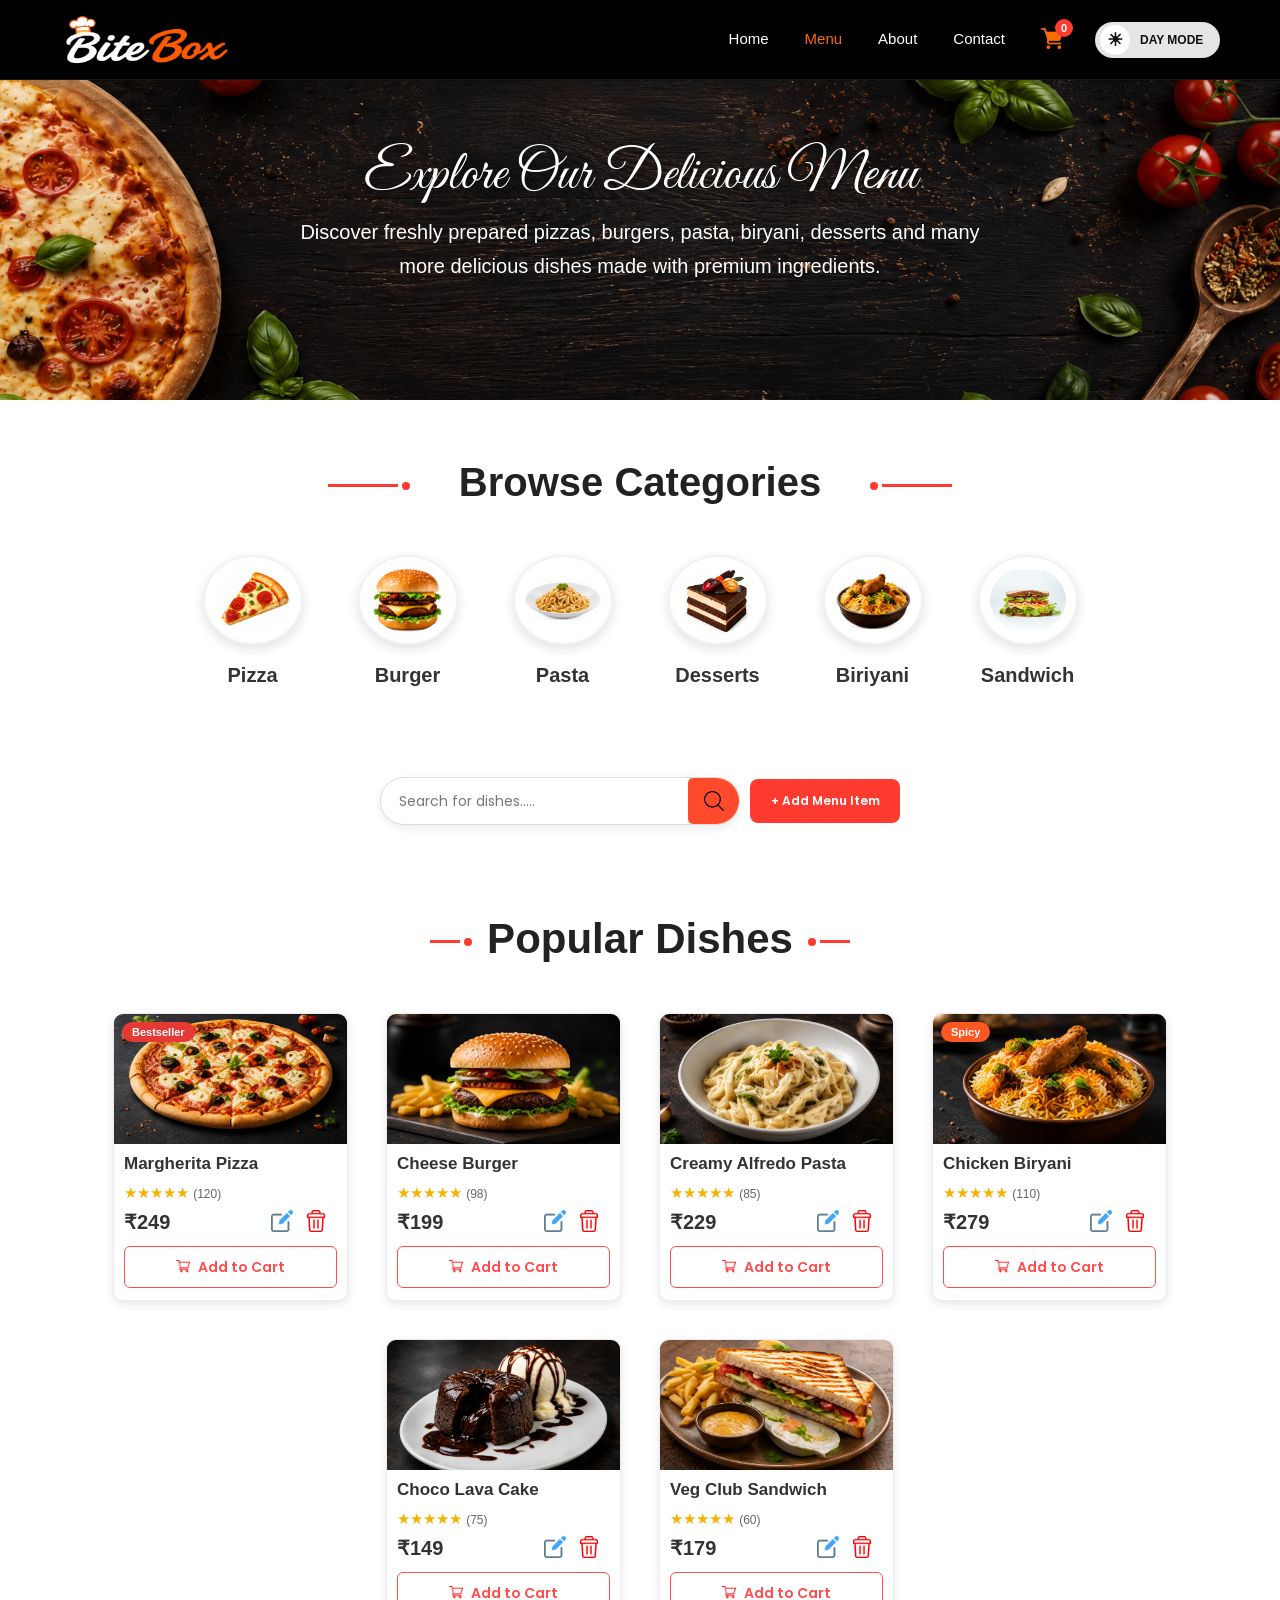
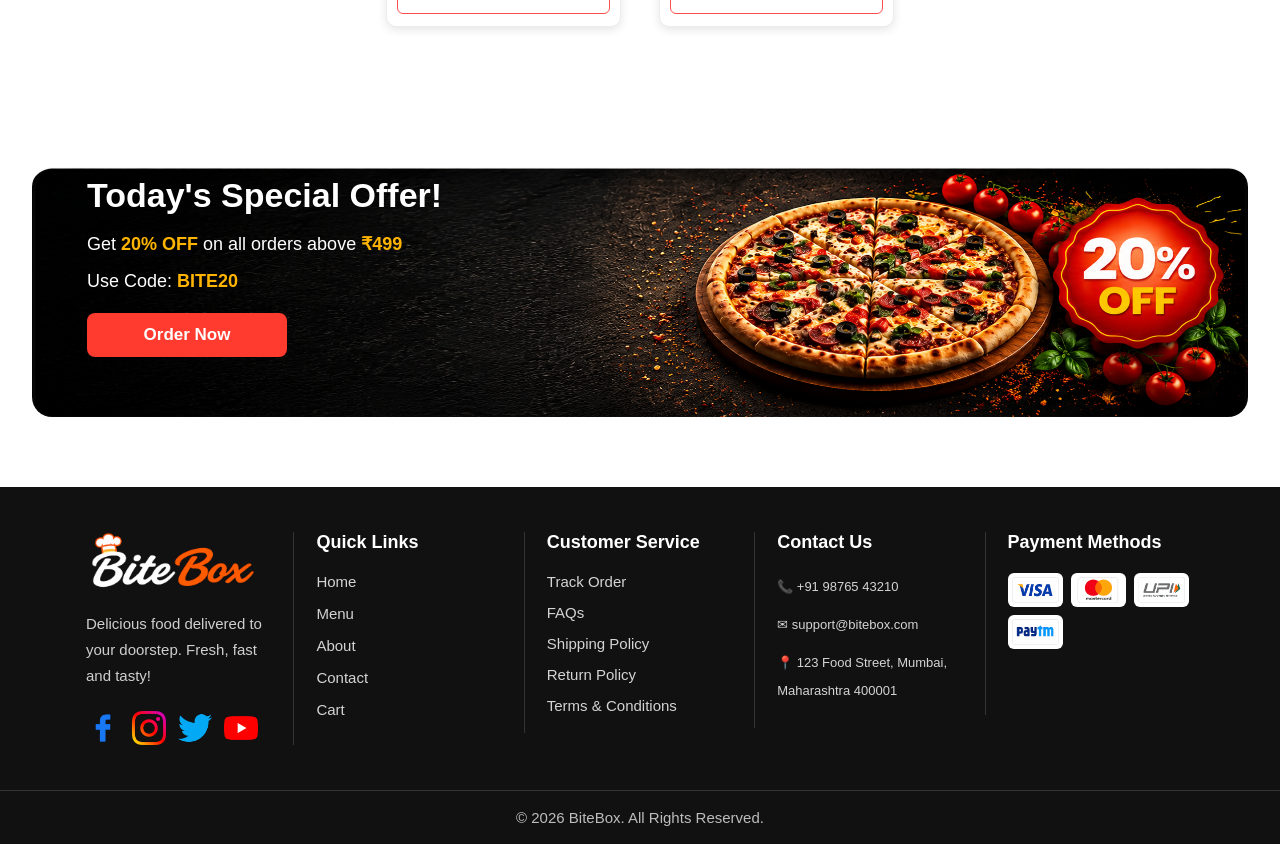
<file: menu.html>
<!DOCTYPE html>
<html lang="en">

<head>
    <meta charset="UTF-8">
    <meta name="viewport" content="width=device-width, initial-scale=1.0">
    <title>Menu - BiteBox</title>
    <link rel="stylesheet" href="/css/style.css">
    <link rel="preconnect" href="https://fonts.googleapis.com">
    <link rel="preconnect" href="https://fonts.gstatic.com" crossorigin>
    <link href="https://fonts.googleapis.com/css2?family=Allura&display=swap" rel="stylesheet">
    <link rel="preconnect" href="https://fonts.googleapis.com">
    <link rel="preconnect" href="https://fonts.gstatic.com" crossorigin>
    <link href="https://fonts.googleapis.com/css2?family=Great+Vibes&family
    =Montserrat:wght@400;600;700;800&family=Pacifico&family=Poppins:wght@300;
    400;500;600;700&display=swap" rel="stylesheet">
    <link rel="preconnect" href="https://fonts.googleapis.com">
    <link rel="preconnect" href="https://fonts.gstatic.com" crossorigin>
    <link href="https://fonts.googleapis.com/css2?family=Allura&family=Great+Vibes&family=Lobster&display=swap"
        rel="stylesheet">
</head>

<body>
    <header>
        <img src="/assets/images/BiteBox-Logo-3.png" alt="BiteBox Logo" class="logo">
        <!-- Navigation Menu -->
        <nav>

            <a href="./index.html">Home</a>
            
            <a href="./menu.html" class="active">Menu</a>
            
            <a href="./about.html">About</a>
            
            <a href="./contact.html">Contact</a>

            <a href="cart.html">
                <span class="cart-wrapper">
                    <img src="/assets/icons/shopping-cart.png" alt="Cart Icon" width="22" height="22">
                    <span id="cart-count">0</span>
                </span>

            </a>
            <button type="button" id="theme-toggle" class="theme-toggle">
                <span class="theme-icon">☀</span>
                <span class="theme-text"> DAY MODE</span>
            </button>
        </nav>
    </header>
    <!-- menu hero section -->
    <section id="menu-hero">
        <h1>Explore Our Delicious Menu</h1>
        <p> Discover freshly prepared pizzas, burgers, pasta,
            biryani, desserts and many more delicious dishes
            made with premium ingredients.
        </p>
    </section>

    <section id="categories">
        <h2><span></span> Browse Categories <span></span></h2>
        <div>
            <article>
                <img src="/assets/icons/pizza-icon.png" alt="Pizza" height="120" width="120">
                <h3>Pizza</h3>
            </article>

            <article>
                <img src="/assets/icons/burger-icon.png" alt="Burger" height="120" width="120">
                <h3>Burger</h3>
            </article>

            <article>
                <img src="/assets/icons/pasta-icon.png" alt="Pasta" height="120" width="120">
                <h3>Pasta</h3>
            </article>

            <article>
                <img src="/assets/icons/cake-icon.png" alt="Dessert" height="120" width="120">
                <h3>Desserts</h3>
            </article>

            <article>
                <img src="/assets/icons/biryani-icon.png" alt="Biriyani" height="120" width="120">
                <h3>Biriyani</h3>
            </article>

            <article>
                <img src="/assets/icons/sandwich.jpg" alt="sandwich" height="120" width="120">
                <h3>Sandwich</h3>
            </article>
        </div>
    </section>

    <div class="menu-controls">
        <div id="search">
        <input type="text" id="menu-search" placeholder="Search for dishes.....">
        <button type="button" id="search-button"> <img src="/assets/icons/search-icon.png" alt="search icon"> </button>
        </div>

        <button type="button" id="add-menu-btn"> + Add Menu Item </button>
    </div>


     <!-- Add Menu Item Modal -->


    <div id="menu-modal" class="menu-modal">
      <div class="menu-modal-content">
        <div class="modal-header">
          <h2>Add Menu Item</h2>
        </div>

        <form id="menu-form">

          <div class="form-row">
            <div class="form-group">
              <label for="menu-name"> Menu Item Name </label>
              <input type="text" id="menu-name" placeholder="Enter item name" required>
            </div>

            <div class="form-group">
              <label for="menu-price"> Price (₹) </label>
              <input type="number" id="menu-price" placeholder="Enter price" required>
            </div>

          </div>

          <div class="form-row">
            <div class="form-group">
              <label for="menu-category"> Category </label>
              <input type="text" id="menu-category" placeholder="Enter category" required>
            </div>

            <div class="form-group">
              <label for="menu-rating"> Rating (0 - 5) </label>
              <input type="text" id="menu-rating" placeholder="★★★★★" required>
            </div>

          </div>

          <div class="form-row">
            <div class="form-group">
              <label for="menu-reviews"> Number of Reviews </label>
              <input type="number" id="menu-reviews" placeholder="Enter number of reviews" 
              required>
            </div>

            <div class="form-group">
              <label for="menu-image"> Image URL / Path </label>
              <input type="text" id="menu-image" placeholder="Enter image URL or path" 
              required>
            </div>
          </div>

          <div class="form-actions">
            <button type="button" id="cancel-menu-form"> Cancel </button>
            <button type="submit"> Add Menu Item </button>
          </div>
        </form>
      </div>
    </div>

    <!-- Menu Items Section -->
    <section id="menu-items">

        <h2>
            <span></span>
            Popular Dishes
            <span></span>
        </h2>

        <div id="menu-container">

            <!-- Menu Item 1 -->

            <article data-category="pizza">

                <span class="tag">Bestseller</span>

                <img src="/assets/images/margherita-pizza.jpg" alt="Margherita Pizza">

                <h3>Margherita Pizza</h3>

                <p class="rating">
                    &#9733;&#9733;&#9733;&#9733;&#9733;
                    <small>(120)</small>
                </p>

                <p class="price">₹249</p>

                 <div class="menu-actions">
                    <button type="button" class="update-menu-btn">
                        <img src="assets/icons/edit.png">
                    </button>
                     <button type="button" class="delete-menu-btn">
                        <img src="assets/icons/delete.png">
                    </button>
                </div>

                <button>
                    <img src="/assets/icons/shopping-cart-red.png" alt="Cart" width="14" height="14">
                    Add to Cart
                </button>

            </article>

            <!-- Menu Item 2 -->

            <article data-category="burger">

                <img src="/assets/images/cheese-burger.jpg" alt="Cheese Burger">

                <h3>Cheese Burger</h3>

                <p class="rating">
                    &#9733;&#9733;&#9733;&#9733;&#9733;
                    <small>(98)</small>
                </p>

                <p class="price">₹199</p>

                 <div class="menu-actions">
                    <button type="button" class="update-menu-btn">
                        <img src="assets/icons/edit.png">
                    </button>
                     <button type="button" class="delete-menu-btn">
                        <img src="assets/icons/delete.png">
                    </button>
                </div>

                <button>
                    <img src="/assets/icons/shopping-cart-red.png" alt="Cart" width="14" height="14">
                    Add to Cart
                </button>

            </article>

            <!-- Menu Item 3 -->

            <article data-category="pasta">

                <img src="/assets/images/alfredo-pasta.jpg" alt="Creamy Alfredo Pasta">
                <h3>Creamy Alfredo Pasta</h3>
                <p class="rating">
                    &#9733;&#9733;&#9733;&#9733;&#9733;
                    <small>(85)</small>
                </p>

                <p class="price">₹229</p>

                 <div class="menu-actions">
                    <button type="button" class="update-menu-btn">
                        <img src="assets/icons/edit.png">
                    </button>
                     <button type="button" class="delete-menu-btn">
                        <img src="assets/icons/delete.png">
                    </button>
                </div>

                <button>
                    <img src="/assets/icons/shopping-cart-red.png" alt="Cart" width="14" height="14">
                    Add to Cart
                </button>

            </article>

            <!-- Menu Item 4 -->

            <article data-category="biriyani">

                <span class="tag spicy">Spicy</span>

                <img src="/assets/images/ChickenBiriyani.jpg" alt="Chicken Biryani">

                <h3>Chicken Biryani</h3>

                <p class="rating">
                    &#9733;&#9733;&#9733;&#9733;&#9733;
                    <small>(110)</small>
                </p>
                <p class="price">₹279</p>

                 <div class="menu-actions">
                    <button type="button" class="update-menu-btn">
                        <img src="assets/icons/edit.png">
                    </button>
                     <button type="button" class="delete-menu-btn">
                        <img src="assets/icons/delete.png">
                    </button>
                </div>

                <button>
                    <img src="/assets/icons/shopping-cart-red.png" alt="Cart" width="14" height="14">
                    Add to Cart
                </button>

            </article>

            <!-- Menu Item 5 -->

            <article data-category="Desserts">

                <img src="/assets/images/choco-lava-cake.jpg" alt="Choco Lava Cake">

                <h3>Choco Lava Cake</h3>

                <p class="rating">
                    &#9733;&#9733;&#9733;&#9733;&#9733;
                    <small>(75)</small>
                </p>

                <p class="price">₹149</p>

                <div class="menu-actions">
                    <button type="button" class="update-menu-btn">
                        <img src="assets/icons/edit.png">
                    </button>
                     <button type="button" class="delete-menu-btn">
                        <img src="assets/icons/delete.png">
                    </button>
                </div>

                <button>
                    <img src="/assets/icons/shopping-cart-red.png" alt="Cart" width="14" height="14">
                    Add to Cart
                </button>

            </article>

            <!-- Menu Item 6 -->

            <article data-category="sandwich">

                <img src="/assets/images/sandwich.jpg" alt="Veg Club Sandwich">

                <h3>Veg Club Sandwich</h3>

                <p class="rating">
                    &#9733;&#9733;&#9733;&#9733;&#9733;
                    <small>(60)</small>
                </p>

                <p class="price">₹179</p>

                <div class="menu-actions">
                    <button type="button" class="update-menu-btn">
                        <img src="assets/icons/edit.png">
                    </button>
                     <button type="button" class="delete-menu-btn">
                        <img src="assets/icons/delete.png">
                    </button>
                </div>

                <button>
                    <img src="/assets/icons/shopping-cart-red.png" alt="Cart" width="14" height="14">
                    Add to Cart
                </button>

            </article>

        </div>

    </section>

    <!-- special offer -->
    <section id="offer">
        <div class="offer-content">
            <h2>Today's Special Offer!</h2>
            <p>Get <strong>20% OFF</strong> on all orders above
                <strong>₹499</strong>
            </p>
            <p> Use Code: <strong>BITE20</strong> </p>
            <a href="menu.html"> Order Now </a>
        </div>

        <!-- <div class="offer-image"> -->
        <!-- <img src="/assets/images/pizzadiscount.jpg" alt="Offer" width="320"> -->
        <!-- </div> -->
    </section>
    <!-- Footer Logo Section -->
    <!-- Footer Logo Section -->
    <footer>
        <div class="footer-container">
            <section>
                <img src="/assets/images/BiteBox-Logo-3.png" alt="BiteBox Logo" width="180">
                <p> Delicious food delivered to your doorstep.
                    Fresh, fast and tasty!
                </p>

                <div class="footer-socials">

                    <a href="#">
                        <img src="/assets/icons/facebook.png" alt="Facebook" width="35" height="35">
                    </a>

                    <a href="#">
                        <img src="/assets/icons/instagram.png" alt="Instagram" width="35" height="35">
                    </a>

                    <a href="#">
                        <img src="/assets/icons/twitter.png" alt="Twitter" width="35" height="35">
                    </a>

                    <a href="#">
                        <img src="/assets/icons/youtube.png" alt="YouTube" width="35" height="35">
                    </a>
                </div>
            </section>



            <!-- Quick Links -->

            <section>
                <h3>Quick Links</h3>
                <ul>
                    <li><a href="index.html">Home</a></li>
                    <li><a href="menu.html">Menu</a></li>
                    <li><a href="about.html">About</a></li>
                    <li><a href="contact.html">Contact</a></li>
                    <li><a href="cart.html">Cart</a></li>
                </ul>
            </section>



            <!-- Customer Service -->
            <section>
                <h3>Customer Service</h3>
                <ul>
                    <li>Track Order</li>
                    <li>FAQs</li>
                    <li>Shipping Policy</li>
                    <li>Return Policy</li>
                    <li>Terms & Conditions</li>
                </ul>

            </section>



            <!-- Contact Information -->

            <section>
                <h3>Contact Us</h3>
                <p>📞 +91 98765 43210</p>
                <p>✉ support@bitebox.com</p>
                <p> 📍 123 Food Street, Mumbai, Maharashtra 400001 </p>
            </section>



            <!-- Payment Methods -->

            <section>
                <h3>Payment Methods</h3>
                <div class="payment-icons">
                    <img src="/assets/images/visa.png" alt="Visa">
                    <img src="/assets/images/mastercard.jfif" alt="MasterCard">
                    <img src="/assets/images/upi.png" alt="UPI">
                    <img src="/assets/images/paytm.png" alt="Paytm">
                </div>
            </section>
        </div>


        <p> © 2026 BiteBox. All Rights Reserved. </p>

    </footer>

    <script src="/js/script.js"></script>
</body>

</html>
</file>
<file: css/style.css>
* {
    margin: 0;
    padding: 0;
    box-sizing: border-box;
    font-family: Arial, Helvetica, sans-serif;
}

/* website header */
header{
    width:100%;
    height:80px;
    padding:0 60px;
    background: black;
    border-bottom:1px solid rgba(255,255,255,.08);
    display:flex;
    justify-content:space-between;
    align-items:center;
    position:sticky;
    top:0;
    z-index:1000;
}


.logo{
    width:170px;
    height:50px;
}
header nav{
    display:flex;
    align-items:center;
    gap:28px;
    
}

header nav a{
    display:flex;
    align-items:center;
    justify-content:center;
    height:80px;
    padding:0 4px;
    text-decoration:none;
    color:#ffffff;
    /* color: black; */
    font-size:15px;
    font-weight:500;
    border-bottom:3px solid transparent;
}

.cart-icon img{
    display:block;
    width:22px;
    height:22px;
}


.cart-icon:hover img{
    transform:scale(1.1);
}

header nav a:hover{
    color:#ff6b00;
}

/* Active Navigation Link */

nav a.active {
    color: #ff6b00;
}

#home-hero {
    background-image: url(/assets/images/home-hero.png);
    background-repeat: no-repeat;
    background-position: center;
    background-size: cover;
    height: 650px;
    padding: 55px 80px;
}

#home-hero h1 {
    color: white;
    font-family: "montserrat" sans-serif;
    font-size: 53px;
    font-weight: 800;
    line-height: 58px;
    width: 650px;
    margin-bottom: 20px;
}

#home-hero h1 span {
    color: #F5A300;
}

#home-hero p {
    color: white;
    font-size: 18px;
    line-height: 28px;
    width: 450px;
    margin-bottom: 35px;
}

.hero-buttons {
    margin-top: 35px;
}

.hero-buttons a {
    display: inline-block;
    min-width: 180px;
    padding: 15px 30px;
    text-align: center;
    text-decoration: none;
    font-size: 18px;
    font-weight: 600;
    border-radius: 6px;
    transition: 0.3s;
}

.order-btn {
    background-color: #F44336;
    color: white;
    margin-right: 15px;
}

.menu-btn {
    background-color: transparent;
    color: white;
    border: 2px solid white;
}

.order-btn:hover {
    background-color: #D32F2F;
}

.menu-btn:hover {
    background-color: white;
    color: #222;
}

#menu-hero {
    background-image: url(/assets/images/menu-hero.png);
    background-repeat: no-repeat;
    background-position: center;
    background-size: cover;
    height: 320px;
    text-align: center;
    padding-top: 65px;
}

#menu-hero h1 {
    font-family: "Great Vibes", cursive;
    font-size: 56px;
    line-height: 60px;
    font-weight: 400;
    color: white;
    text-align: center;
    text-shadow: 2px 2px 8px rgba(0, 0, 0, 0.5);
    margin-bottom: 10px;

}

#menu-hero p {
     color: white;
    font-size: 20px;
    line-height: 34px;
    width: 700px;
    text-align: center;
    margin: 0 auto 35px;

}

/* Browse Categories Section */
#categories {
    background-color: #ffffff;
    padding: 60px 30px;
    text-align: center;
}

/* Section Heading */
#categories h2 {
    font-size: 42px;
    font-weight: 700;
    color: #222222;
    margin-bottom: 45px;
}

#categories h2 {
    font-size: 40px;
    font-weight: 700;
    color: #222;
    margin-bottom: 50px;
    position: relative;
    display: inline-block;
}

#categories h2 span {
    display: inline-block;
    width: 70px;
    height: 3px;
    background: #ff3b30;
    vertical-align: middle;
    margin: 10px 50px;
    position: relative;
}

#categories h2 span::before {
    content: "";
    width: 8px;
    height: 8px;
    background: #ff3b30;
    border-radius: 50%;
    position: absolute;
    top: -2px;
}

#categories h2 span:first-child::before {
    right: -12px;
}

#categories h2 span:last-child::before {
    left: -12px;
}

/* Categories Container */
#categories div {
    display: flex;
    justify-content: center;
    align-items: flex-start;
    flex-wrap: wrap;
    gap: 55px;
}

/* Category Item */
#categories article {
    text-align: center;
}

/* Category Icon */

#categories article img {
    width: 100px;
    height: 90px;
    padding: 10px;
    background: #ffffff;
    border: 2px solid #f2f2f2;
    border-radius: 50%;
    object-fit: contain;
    box-shadow: 0 4px 12px rgba(0, 0, 0, 0.12);
    margin-bottom: 15px;
}

/* Category Name */

#categories article h3 {
    font-size: 20px;
    font-weight: 600;
    color: #333333;
}

/* Hover Effect */

#categories article img:hover {
    box-shadow: 0 8px 18px rgba(0, 0, 0, 0.18);
}

#contact-hero {
    background-image: url(/assets/images/contact-hero.png);
    background-repeat: no-repeat;
    background-position: 100% 80%;
    background-size: cover;
    height: 320px;
    padding: 60px 80px;
    text-align: left;
}

#contact-hero h2 {
    color: #ffffff;
    font-size: 52px;
    font-weight: 700;
    margin-bottom: 10px;

}

#contact-hero h2 span {
    color: #ff6b00;
}

#contact-hero h3 {
    color: #ffffff;
    font-size: 24px;
    font-weight: 500;
    margin-bottom: 20px;
}

#contact-hero hr {
    width: 70px;
    height: 4px;
    background-color: #ff6b00;
    border: none;
    border-radius: 10px;
    margin-bottom: 10px;
}

#contact-hero p {
    color: #ffffff;
    font-size: 18px;
    line-height: 30px;
    width: 460px;
}

#about-hero {
    background-image: url(/assets/images/about-hero.png);
    background-repeat: no-repeat;
    background-position: center;
    background-size: cover;
    height: 320px;
    padding: 45px 200px;
    text-align: center;
}

#about-hero .hero-content {

    width: 400px;
    text-align: left;

}


#about-hero h2 {
    color: #ffffff;
    font-family: "Montserrat", sans-serif;
    font-size: 72px;
    font-weight: 700;
    line-height: 54px;
    margin-bottom: 10px;
}

#about-hero h2 span {
    font-family: "Allura", cursive;
    color: #ff6b00;
    font-size: 62px;
    font-weight: 400;
}


#about-hero p {

    color: #ffffff;
    font-size: 22px;
    font-weight: 400;
    margin-bottom: 18px;
}


#about-hero hr {
    width: 45px;
    height: 3px;
    background-color: #ff6b00;
    border: none;
    border-radius: 20px;
}

#cart-hero {
    background-image: url(/assets/images/cart-hero.png);
    background-repeat: no-repeat;
    background-position: center;
    background-size: cover;
    height: 320px;
    padding: 45px 200px;
    text-align: center;
}

#cart-hero h1 {
    color: #ffffff;
    font-family: "Lobster", cursive;
    font-size: 58px;
    font-weight: 400;
    text-shadow: 2px 2px 8px rgba(0, 0, 0, 0.5);
    margin-bottom: 20px;
}

.divider {
    text-align: center;
    margin-bottom: 25px;
}

.divider hr {
    display: inline-block;
    width: 120px;
    height: 3px;
    background-color: #ff6b00;
    border: none;
    border-radius: 20px;
    vertical-align: middle;
}

.divider img {
    width: 34px;
    height: 34px;
    margin: 0 15px;
    display: inline-block;
    vertical-align: middle;
}

#cart-hero p {
    color: #ffffff;
    font-size: 16px;
    line-height: 30px;
    width: 720px;
    margin: 0 auto;
}

#features {
    background-color: #ffffff;
    padding: 45px 25px;
    display: flex;
    flex-wrap: wrap;
    justify-content: center;
}

#features h2 {
    width: 100%;
    text-align: center;
    font-size: 42px;
    font-weight: 700;
    color: #222222;
    margin-bottom: 40px;
    position: relative;
}

#features h2::after {
    content: "";
    display: block;
    width: 70px;
    height: 3px;
    background-color: #ff6b00;
    margin: 10px auto 0;
}

#features article {
    width: 300px;
    padding: 0 15px;
    display: flex;
    align-items: center;
    border-right: 1px solid #e5e5e5;
    gap: 15px;
}

#features article:last-child {
    border-right: none;
}

#features article img {
    width: 55px;
    height: 55px;
    margin-right: 20px;
    flex-shrink: 0;
}

#features article div {
    flex: 1;
}

.feature-text h3 {
    font-size: 18px;
    font-weight: 700;
    color: #000000;
    margin-bottom: 6px;
}

.feature-text p {
    font-size: 16px;
    color: #3a3939;
    line-height: 21px;
    margin: 0;
}

/* poupuler dishes section */

#popular-dishes {
    background-color: #ffffff;
    padding: 60px 30px;
    display: flex;
    flex-wrap: wrap;
    justify-content: center;
    gap: 18px;
}

#popular-dishes h2 {
    width: 100%;
    text-align: center;
    font-size: 42px;
    font-weight: 700;
    color: #222222;
    margin-bottom: 22px;
    position: relative;
}

#popular-dishes h2::after {
    content: "";
    display: block;
    width: 70px;
    height: 3px;
    background-color: #ff6b00;
    margin: 10px auto 0;
}

/* Dish Card */

#popular-dishes article {
    width: 225px;
    background-color: #ffffff;
    border-radius: 14px;
    overflow: hidden;
    box-shadow: 0 3px 12px rgba(0, 0, 0, 0.12);
}

/* Dish Image */

#popular-dishes article img {
    width: 100%;
    height: 135px;
    object-fit: cover;
    display: block;
}

/* Dish Name */

#popular-dishes article h3 {
    font-size: 18px;
    font-weight: 700;
    color: #222222;
    margin: 10px 12px 6px;
}

#popular-dishes p strong {
    color: red;
}

/* rating and prices */

#popular-dishes .details {
    display: flex;
    justify-content: space-between;
    align-items: center;
    padding: 0 12px 10px;
}

/* ratings */

#popular-dishes .rating {
    color: #f5b301;
    font-size: 18px;
    font-weight: 600;
    margin: 0;
}

/* review count */

#popular-dishes .rating small {
    color: #666;
    font-size: 12px;
}

/* price */
#popular-dishes .price {
    color: #f44336;
    font-size: 20px;
    font-weight: 700;
    margin: 0;
}

/* hover effect */

#popular-dishes article:hover {
    box-shadow: 0 8px 22px rgba(0, 0, 0, 0.18);
}

/* offer */
#offer {
    width: 95%;
    height: 250px;
    margin: 70px auto;
    padding: 28px 55px;
    box-sizing: border-box;
    background-image: url(/assets/images/offer-banner.png);
    background-repeat: no-repeat;
    background-size: 100% 100%;
    background-position: center;
    border-radius: 20px;
}

/* offer content */
.offer-content {
    width: 38%;
}

/* offer content heading */

.offer-content h2 {
    font-size: 34px;
    font-weight: 800;
    color: #ffffff;
    line-height: 1.15px;
    margin-bottom: 35px;
}

.offer-content h2 span {
    background: linear-gradient(180deg, #ffffff 0%, #fff9d8 25%, #ffe47a 55%, #ffc107 80%, #ff9800 100%);
    -webkit-background-clip: text;
    -webkit-text-fill-color: transparent;
    background-clip: text;
}

/* offer descprition */

.offer-content p {
    font-size: 18px;
    color: #ffffff;
    line-height: 1.5;
    margin-bottom: 10px;
}

.offer-content strong {
    color: #ffb400;
}

/* button */
.offer-content a {
    display: inline-block;
    margin-top: 8px;
    padding: 12px 32px;
    background: #ff3b30;
    color: #ffffff;
    text-decoration: none;
    font-size: 17px;
    font-weight: 600;
    border-radius: 8px;
    width: 200px;
    text-align: center;
}

.offer-content a:hover {
    background-color: #D32F2F;
}

#reviews {
    background: #ffffff;
    padding: 60px 30px;
    display: flex;
    flex-wrap: wrap;
    justify-content: center;
    gap: 22px;
}

#reviews h2 {
    width: 100%;
    text-align: center;
    font-size: 42px;
    font-weight: 700;
    color: #222222;
    margin-bottom: 30px;
    position: relative;
}

#reviews h2::after {
    content: "";
    display: block;
    width: 70px;
    height: 3px;
    background: #ff6b00;
    margin: 10px auto 0;
}

#reviews article {
    width: 330px;
    background: #ffffff;
    padding: 22px 20px 18px;
    border-radius: 12px;
    box-shadow: 0 3px 12px rgba(0, 0, 0, 0.12);
    position: relative;
}

/* Quote Icon */

#reviews article::before {
    content: "❝";
    position: absolute;
    top: -17px;
    left: 18px;
    font-size: 42px;
    color: #ff3b30;
    background: #ffffff;
    line-height: 1;
    padding: 0 4px;
}

/* Review Text */

#reviews article>p {
    font-size: 15px;
    color: #444444;
    line-height: 22px;
    margin: 0 0 14px;
}

/* Customer Section */

#reviews .customer {
    display: flex;
    align-items: center;
}

/* Customer Image */

#reviews .customer img {
    width: 46px;
    height: 46px;
    border-radius: 50%;
    object-fit: cover;
    margin-right: 10px;
}

/* Customer Name */

#reviews .customer h3 {
    font-size: 17px;
    font-weight: 700;
    color: #222222;
    margin: 0 0 4px;
}

/* Rating */

#reviews .customer span {
    color: #f5b301;
    font-size: 16px;
}

/* Hover Effect */

#reviews article:hover {
    box-shadow: 0 8px 20px rgba(0, 0, 0, 0.18);
}

/* Newsletter Section */

#newsletter {
    width: 100%;
    margin: 10px 0 0;
    padding: 10px 65px;
    background: linear-gradient(to right, #f44336, #e53935, #d32f2f);
    display: flex;
    justify-content: space-between;
    align-items: center;
    box-sizing: border-box;
}

/* Left Content */

.newsletter-content {
    display: flex;
    align-items: center;
    gap: 30px;
}

/* Mail Icon */

.newsletter-content img {
    width: 55px;
    height: 55px;
    background: #ffffff;
    border-radius: 50%;
    padding: 8px;
}

/* Heading */
.newsletter-content h2 {
    font-size: 28px;
    font-weight: 700;
    color: #ffffff;
    margin-bottom: 2px;
    line-height: 1.1;
}

/* Description */
.newsletter-content p {
    font-size: 15px;
    color: #ffeaea;
    line-height: 20px;
    margin: 0;
}

/* Newsletter Form */
.newsletter-form {
    display: flex;
    align-items: center;
}

/* Email Input */
.newsletter-form input {
    width: 300px;
    height: 38px;
    border: none;
    outline: none;
    padding: 0 14px;
    font-size: 14px;
    border-radius: 4px 0 0 4px;
}

/* Subscribe Button */
.newsletter-form button {
    height: 38px;
    padding: 0 24px;
    border: none;
    background: #111111;
    color: #ffffff;
    font-size: 14px;
    font-weight: 600;
    cursor: pointer;
    border-radius: 0 4px 4px 0;
}

/* Newsletter Image */
.newsletter-image img {
    width: 140px;
    height: auto;
    display: block;
}

/* Hover Effect */

.newsletter-form button:hover {
    background: #000000;
}

/* Menu Items Section */

#menu-items {
    background: #ffffff;
    padding: 60px 25px;
    text-align: center;
}

/* Section Heading */

#menu-items h2 {
    font-size: 42px;
    font-weight: 700;
    color: #222222;
    margin-bottom: 40px;
}

#menu-items h2 span {
    display: inline-block;
    width: 30px;
    height: 3px;
    background: #ff3b30;
    margin: 0 15px;
    position: relative;
    vertical-align: middle;
}

#menu-items h2 span::before {
    content: "";
    width: 8px;
    height: 8px;
    background: #ff3b30;
    border-radius: 50%;
    position: absolute;
    top: -2px;
}

#menu-items h2 span:first-child::before {
    right: -12px;
}

#menu-items h2 span:last-child::before {
    left: -12px;
}

/* Menu Items Container */

#menu-items>div {
    display: flex;
    justify-content: center;
    flex-wrap: wrap;
    gap: 18px;
}

/* Menu Item Card */

#menu-items article {
    width: 235px;
    background: #ffffff;
    border: 1px solid #ececec;
    border-radius: 10px;
    overflow: hidden;
    box-shadow: 0 3px 10px rgba(0, 0, 0, 0.10);
    text-align: left;
    position: relative;
    margin: 10px;
}

/* Badge */

.tag {
    position: absolute;
    top: 8px;
    left: 8px;
    background: #e53935;
    color: #ffffff;
    padding: 4px 10px;
    font-size: 11px;
    font-weight: 600;
    border-radius: 20px;
}

.spicy {
    background: #ff5722;
}

/* Food Image */

#menu-items article>img {
    width: 100%;
    height: 130px;
    object-fit: cover;
    display: block;
}

/* Food Name */

#menu-items article h3 {
    font-size: 17px;
    font-weight: 600;
    color: #333333;
    margin: 10px;
}

/* Rating */

.rating {
    margin: 0 10px 8px;
    color: #f5b301;
    font-size: 15px;
}

.rating small {
    color: #666666;
    font-size: 12px;
}

.price {
    margin: 0 10px 12px;
    font-size: 20px;
    font-weight: 700;
    color: #333333;
}

#menu-items article button {
    width: calc(100% - 20px);
    margin: 0 10px 12px;
    padding: 9px 0;
    background: #ffffff;
    color: #ff4d4d;
    border: 1px solid #ff4d4d;
    border-radius: 6px;
    cursor: pointer;
    display: flex;
    justify-content: center;
    align-items: center;
    gap: 8px;
    font-size: 14px;
    font-weight: 600;
}

#menu-items article button img {
    width: 14px;
    height: 14px;
}

#menu-items article:hover {
    box-shadow: 0 8px 18px rgba(0, 0, 0, 0.18);
}

/* about section */
#story {
    background: #ffffff;
    padding: 80px 70px;
}

/* Layout */

#story>article {
    display: flex;
    justify-content: center;
    align-items: center;
    gap: 70px;
}

/* Restaurant Image */

#story>article>img {
    width: 500px;
    border-radius: 16px;
    box-shadow: 0 8px 20px rgba(0, 0, 0, .12);
}

/* Right Content */

.story-content {
    width: 520px;
}

/* Small Heading */

.story-content small {
    color: #ff6b35;
    font-size: 30px;
    font-weight: 800;
    font-family: "Allura", cursive;
}

/* Main Heading */

.story-content h2 {
    font-size: 40px;
    color: #222;
    line-height: 58px;
    margin: 8px 0 20px;
}

.story-content h2 span {
    color: #ff6b35;
    font-family: "Allura", cursive;
    font-size: 56px;
    font-weight: 400;
}

/* Paragraph */

.story-content p {
    color: #666;
    font-size: 16px;
    line-height: 30px;
    margin-bottom: 18px;
}

/* Feature Section */

.story-features {
    display: flex;
    justify-content: space-between;
    margin-top: 35px;
}

/* Feature */

.story-features article {
    display: flex;
    align-items: center;
    gap: 12px;
}

/* Circular Icon */
.feature-icon {
    width: 58px;
    height: 58px;
    border-radius: 50%;
    background: #fff2ea;
    display: flex;
    justify-content: center;
    align-items: center;
}

.feature-icon img {
    width: 26px;
    height: 26px;
}

/* Feature Heading */

.story-features h4 {
    font-size: 15px;
    color: #222;
    margin-bottom: 2px;
}

/* Feature Text */

.story-features article p {
    margin: 0;
    font-size: 14px;
    color: #555;
    line-height: 20px;
}

#mission-vision {
    background: #ffffff;
    padding: 0px 80px;
}

/* Section Heading */

#mission-vision>h2 {
    text-align: center;
    font-size: 42px;
    font-weight: 700;
    color: #222222;
    margin-bottom: 50px;
    position: relative;
}

#mission-vision>h2::after {
    content: "";
    display: block;
    width: 70px;
    height: 3px;
    background: #ff6b00;
    margin: 12px auto 0;
}

/* Cards Container */

#mission-vision>div {
    display: flex;
    justify-content: center;
}

/* Card */
#mission-vision article {
    flex: 1;
    display: flex;
    align-items: center;
    gap: 22px;

    background: #fff9f4;
    padding: 35px;

    border: 1px solid #ffe5d2;
}

#mission-vision article:first-child {
    border-radius: 15px 0 0 15px;
    border-right: none;
}

#mission-vision article:last-child {
    border-radius: 0 15px 15px 0;
}

/* Icon */
#mission-vision article img {
    width: 65px;
    height: 65px;
    background: #fff1e6;
    border-radius: 50%;
    padding: 15px;
    box-sizing: border-box;
}

/* Card Heading */

#mission-vision article h3 {
    font-size: 24px;
    color: #222222;
    margin-bottom: 10px;
}

/* Description */

#mission-vision article p {
    color: #555555;
    font-size: 16px;
    line-height: 28px;
}

#chefs {
    background: #ffffff;
    padding: 80px 70px;
    text-align: center;
}

/* Small Heading */
#chefs>small {
    display: block;
    font-family: "Allura", cursive;
    font-size: 44px;
    color: #ff6b00;
    margin-bottom: 5px;
    font-weight: 400;
}

/* Main Heading */

#chefs>h2 {
    font-size: 42px;
    color: #222222;
    font-weight: 700;
    margin-bottom: 50px;
}

#chefs>h2 span {
    color: #ff6b00;
    font-family: "Allura", cursive;
    font-size: 52px;
    font-weight: 500;
}

/* Cards Container */

#chefs>div {
    display: flex;
    justify-content: center;
    gap: 30px;
}

/* Chef Card */

#chefs article {
    width: 340px;
    background: #ffffff;
    border-radius: 15px;
    overflow: hidden;
    box-shadow: 0 5px 18px rgba(0, 0, 0, .12);
    padding-bottom: 25px;
}

/* Chef Image */

#chefs article>img {
    width: 100%;
    height: 260px;
    object-fit: cover;
    display: block;
}

/* Chef Name */

#chefs article h3 {
    font-size: 24px;
    color: #222222;
    margin: 18px 0 6px;
}

/* Designation */
#chefs article h4 {
    font-size: 16px;
    color: #ff6b00;
    margin-bottom: 15px;
}

* Description */ #chefs article p {
    color: #666666;
    font-size: 15px;
    line-height: 24px;
    padding: 0 25px;
    margin-bottom: 22px;
}

/* Social Icons */
.chef-social {
    display: flex;
    justify-content: center;
    gap: 18px;
    margin-top: 20px;
}

/* Icons */
.chef-social img {
    width: 20px;
    height: 20px;
}

#statistics {
    background: #ffffff;
    padding: 0px 70px;
}

#statistics>h2 {
    text-align: center;
    font-size: 42px;
    font-weight: 700;
    color: #222222;
    margin-bottom: 50px;
    position: relative;
}

#statistics>h2::after {
    content: "";
    display: block;
    width: 70px;
    height: 3px;
    background: #ff6b00;
    margin: 12px auto 0;
}

/* Statistics Container */

#statistics>div {
    display: flex;
    justify-content: center;

    background: #1d1b1a;

    border-radius: 16px;

    overflow: hidden;
}

/* Statistic Card */

#statistics article {
    flex: 1;
    text-align: center;
    padding: 35px 20px;
    border-right: 1px solid rgba(255, 255, 255, .15);
}

#statistics article:last-child {
    border-right: none;
}

/* Icon */

#statistics article img {
    width: 42px;
    height: 42px;
    margin-bottom: 15px;
}

/* Number */

#statistics article h3 {
    font-size: 38px;
    color: #ffffff;
    font-weight: 700;
    margin-bottom: 8px;
}



/* Text */

#statistics article p {
    font-size: 16px;
    color: #d0d0d0;
    margin: 0;
}


#contact-info {
    background: #ffffff;
    padding: 80px 60px;
}

#contact-info .section-title {
    text-align: center;
    margin-bottom: 50px;
}

/* Small Heading */

#contact-info .section-title h4 {
    color: #ff6b00;
    font-size: 24px;
    font-family: "Allura", cursive;
    font-weight: 400;
    margin-bottom: 6px;
    position: relative;
    display: inline-block;
}

#contact-info .section-title h4::before,
#contact-info .section-title h4::after {
    content: "";
    width: 55px;
    height: 2px;
    background: #ff6b00;
    position: absolute;
    top: 50%;
}

#contact-info .section-title h4::before {
    right: 105%;
}

#contact-info .section-title h4::after {
    left: 105%;
}

/* Main Heading */
#contact-info .section-title h2 {
    font-size: 44px;
    font-weight: 700;
    color: #222222;
}

/* Cards Container */
.contact-container {
    display: flex;
    justify-content: center;
    gap: 28px;
}

/* Contact Card */
.contact-container article {
    width: 280px;
    background: #ffffff;
    text-align: center;
    padding: 35px 25px;
    border-radius: 14px;
    box-shadow: 0 5px 18px rgba(0, 0, 0, .10);
    height: 300px;
}

/* Main Icons */

.contact-container article>img:first-child {
    width: 70px;
    height: 70px;
    background: #fff2e8;
    padding: 18px;
    box-sizing: border-box;
    border-radius: 50%;
    margin-bottom: 20px;
}

/* Card Heading */

.contact-container article h3 {
    font-size: 20px;
    color: #222222;
    margin-bottom: 15px;
}

/* Card Details */

.contact-container article p {
    font-size: 15px;
    color: #555555;
    line-height: 28px;
    margin: 0;
}

/* Social Icons */

.contact-container article a {
    text-decoration: none;
    margin: 0 5px;
    display: inline-block;
}

.contact-container article a img {
    width: 30px;
    height: 30px;
    margin-top: 8px;
}

/* Card Hover */

.contact-container article:hover {
    box-shadow: 0 10px 25px rgba(0, 0, 0, .15);
}

#contact-details {
    width: 95%;
    /* margin:60px auto; */
    margin-top: 60px;
    margin-left: 30px;
    background: #fff8f4;
    padding: 30px;
    border-radius: 18px;
    display: flex;
    justify-content: space-between;
    align-items: stretch;
    gap: 35px;
    box-sizing: border-box;
}

/*================ Left Column =================*/
.left-column {
    width: 40%;
    display: flex;
    flex-direction: column;
}

/* Business Hours Card */

.business-card {
    /* background:#ffffff; */
    padding: 22px;
    border-radius: 14px;
    /* box-shadow:0 4px 12px rgba(0,0,0,.08); */
}

/* Heading */

.business-card h2 {
    font-size: 30px;
    font-weight: 700;
    color: #222222;
    margin-bottom: 10px;
}

/* Orange Line */

.business-card hr {
    width: 55px;
    height: 3px;
    background: #ff6b00;
    border: none;
    margin-bottom: 20px;
}

/* Content */

.business-content {
    display: flex;
    gap: 18px;
    align-items: flex-start;
}

/* Clock Icon */

.business-content img {
    width: 48px;
    height: 48px;
    margin-top: 5px;
}

/* Table */

.business-card table {
    width: 100%;
    border-collapse: collapse;
}

.business-card td {
    padding: 10px 0;
    font-size: 14px;
    color: #555555;
}

.business-card td:last-child {
    text-align: right;
    font-weight: 600;
    color: #222222;
}

/*================ Event Card =================*/
.event-card {
    margin-top: 15px;
    background: #fff4ee;
    border-radius: 14px;
    padding: 18px;
    display: flex;
    align-items: center;
    gap: 18px;
    flex: 1;
    border-style: solid;
    border-color: white;
}

.event-card img {
    width: 58px;
    height: 58px;
    background: white;
    padding: 14px;
    border-radius: 50%;
    box-sizing: border-box;
    flex-shrink: 0;
}

/* Event Heading */

.event-card h3 {
    font-size: 22px;
    color: #222222;
    margin-bottom: 8px;
}

/* Event Text */

.event-card p {
    font-size: 14px;
    color: #666666;
    line-height: 22px;
    margin-bottom: 15px;
}

/* Button */

.event-card a {
    display: inline-block;
    background: #ff6b00;
    color: #ffffff;
    text-decoration: none;
    padding: 10px 24px;
    border-radius: 30px;
    font-size: 14px;
    font-weight: 600;
}

/*================ Right Column =================*/

.right-column {
    width: 66%;
    /* background:#ffffff; */
    padding: 22px;
    border-radius: 14px;
    /* box-shadow:0 4px 12px rgba(0,0,0,.08); */
}

/* Heading */

.right-column h2 {
    font-size: 30px;
    font-weight: 700;
    color: #222222;
    margin-bottom: 10px;
}

/* Orange Line */

.right-column hr {
    width: 55px;
    height: 3px;
    background: #ff6b00;
    border: none;
    margin-bottom: 20px;
}

/*================ Form =================*/

.form-row {
    display: flex;
    gap: 20px;
    margin-bottom: 15px;
}

.form-row input {
    width: 50%;
    height: 50px;
    padding: 0 14px;
    border: 1px solid #e5e5e5;
    border-radius: 5px;
    font-size: 14px;
    font-family: Poppins, sans-serif;
    box-sizing: border-box;
    outline: none;
}

textarea {
    width: 100%;
    height: 120px;
    padding: 14px;
    border: 1px solid #e5e5e5;
    border-radius: 5px;
    resize: none;
    margin-bottom: 15px;
    font-size: 14px;
    font-family: Poppins, sans-serif;
    box-sizing: border-box;
    outline: none;
}

/* Focus */

.form-row input:focus,
textarea:focus {
    border-color: #ff6b00;
}

/* Button */

button {
    width: 100%;
    height: 42px;
    background: #ff6b00;
    color: #ffffff;
    border: none;
    border-radius: 5px;
    font-size: 14px;
    font-weight: 600;
    font-family: Poppins, sans-serif;
    cursor: pointer;
}

/* Hover Effects */
.event-card a:hover,
button:hover {
    background: #e65c00;
}


#google-map {
    background: #ffffff;
    padding: 100px 50px 70px;
}

#google-map .section-title {
    text-align: center;
    margin-bottom: 30px;
}

#google-map .section-title h4 {
    color: #ff6b00;
    font-size: 28px;
    font-family: "Allura", cursive;
    font-weight: 400;
    display: inline-block;
    position: relative;
    margin-bottom: 8px;
}

#google-map .section-title h4::before,
#google-map .section-title h4::after {
    content: "";
    width: 55px;
    height: 2px;
    background: #ff6b00;
    position: absolute;
    top: 50%;
}


#google-map .section-title h4::before {
    right: 110%;
}

#google-map .section-title h4::after {
    left: 110%;
}

#google-map .section-title h2 {
    font-size: 40px;
    color: #222222;
    margin-bottom: 12px;
}

#google-map .section-title p {
    font-size: 15px;
    color: #666666;
    line-height: 24px;
    max-width: 650px;
    margin: auto;
}

#google-map iframe {
    width: 100%;
    height: 380px;
    display: block;
    border: none;
    border-radius: 16px;
    overflow: hidden;
    box-shadow: 0 8px 20px rgba(0, 0, 0, .12);
}

#cart-details {
    width: 92%;
    margin: 60px auto 30px;
    display: flex;
    justify-content: space-between;
    align-items: flex-start;
    gap: 30px;
}

#shopping-cart {
    display: flex;
    justify-content: space-between;
    gap: 30px;
    width: 97%;
    background: #ffffff;
    border: 1px solid #ececec;
    border-radius: 14px;
    overflow: hidden;
}

#shopping-cart table {
    width: 100%;
    border-collapse: collapse;
}

#shopping-cart thead {
    background: #fff6ef;
}

#shopping-cart th {
    padding: 20px 15px;
    font-size: 18px;
    font-weight: 600;
    color: #222;
    text-align: center;
}

#shopping-cart th:first-child {
    width: 40%;
    text-align: center;
}

#shopping-cart td:first-child {
    width: 40%;
    text-align: left;
}

#shopping-cart td {
    padding: 16px;
    border-top: 1px solid #ececec;
    vertical-align: middle;
    text-align: center;
}

.cart-item {
    display: flex;
    align-items: center;
    gap: 16px;
}

cart-item img {
    width: 60px;
    height: 60px;
    object-fit: cover;
    border-radius: 6px;
}

.cart-item h3 {
    font-size: 18px;
    font-weight: 600;
    color: #222;
    margin-bottom: 5px;
}



.cart-item p {
    font-size: 14px;
    color: #666;
    line-height: 21px;
}


#shopping-cart td:nth-child(2),
#shopping-cart td:nth-child(4) {
    font-size: 18px;
    font-weight: 600;
    color: #333;
}

.quantity-box {
    width: 122px;
    height: 40px;
    margin: auto;

    display: flex;
    align-items: center;
    justify-content: space-between;

    border: 1px solid #dddddd;
    border-radius: 8px;
    overflow: hidden;
    background: #ffffff;
}

.quantity-box button {
    width: 38px;
    height: 40px;

    border: none;
    background: #ffffff;

    font-size: 22px;
    font-weight: 600;
    color: #444;

    cursor: pointer;
}

.quantity-box button:first-child {
    border-right: 1px solid #e5e5e5;
}

.quantity-box button:last-child {
    border-left: 1px solid #e5e5e5;
}

.quantity-box span {
    width: 46px;
    text-align: center;
    font-size: 18px;
    font-weight: 600;
}

#shopping-cart td:last-child img {
    width: 22px;
    height: 22px;
    cursor: pointer;
}

#shopping-cart tbody tr:hover {
    background: #fffdfb;
}

#order-summary {
    width: 55%;
    background: #ffffff;
    border: 1px solid #ececec;
    border-radius: 14px;
    padding: 24px;
    box-shadow:0 5px 18px rgba(0,0,0,.08);
    height: 385px;
}

#order-summary h2 {
    font-size: 20px;
    margin-bottom: 25px;
    color: #222;
}

#order-summary p {
    display: flex;
    justify-content: space-between;
    align-items: center;
    margin-bottom: 16px;
    font-size: 16px;
    color: #444;
}

#order-summary hr {
    margin: 22px 0;
    border: none;
    border-top: 1px dashed #ddd;
}

#order-summary h3 {
    display: flex;
    justify-content: space-between;
    align-items: center;
    font-size: 18px;
    margin-bottom: 25px;
}

#order-summary h3 span:last-child {
    color: #ff6600;
    font-size: 20px;
}

#order-summary button {
    width: 100%;
    height: 54px;

    display: flex;
    justify-content: center;
    align-items: center;

    border: none;
    border-radius: 8px;

    background: #ff6b00;
    color: #ffffff;

    font-size: 18px;
    font-weight: 600;
    font-family: 'Poppins', sans-serif;

    cursor: pointer;
}

#order-summary button:hover {
    background: darkred;

}

#order-summary p:last-child {
    justify-content: center;
    gap: 8px;
    margin-top: 16px;
    font-size: 14px;
    color: #777;
}

#cart-actions {
    width: 92%;
    margin: 25px auto 60px;
    display: flex;
    justify-content: flex-start;
    align-items: center;
    gap: 250px;
}

#cart-actions a,
#cart-actions button {
    width: 220px;
    height: 56px;

    display: flex;
    justify-content: center;
    align-items: center;
    gap: 10px;

    border-radius: 8px;
    font-size: 18px;
    font-weight: 500;
}

#cart-actions a img,
#cart-actions button img {
    width: 20px;
    height: 20px;
    object-fit: contain;
    flex-shrink: 0;
}

#cart-actions a {
    width: 260px;
    height: 56px;
    display: flex;
    justify-content: center;
    align-items: center;
    gap: 10px;
    padding: 0 20px;
    background: #ffffff;
    border: 1px solid #dddddd;
    border-radius: 8px;
    text-decoration: none;
    color: #333333;
    font-size: 18px;
    font-weight: 500;
    white-space: nowrap;
}

#cart-actions a:hover {
    background: #fafafa;
}

#cart-actions button {
    display: flex;
    align-items: center;
    justify-content: center;
    gap: 10px;
    padding: 14px 22px;
    background: #fff5f5;
    color: #ff4d4d;
    border: 1px solid #ffd5d5;
    border-radius: 8px;
    font-size: 18px;
    font-weight: 500;
    cursor: pointer;
    transition: .3s;
}

#cart-actions button:hover {
    background: #ffeaea;
}

/*=========================================  Footer Section=========================================*/

footer{
    background:#111111;
    color:#ffffff;
    margin-top:70px;
}

/* Main Footer Layout */

.footer-container{
    width:90%;
    margin:auto;
    padding:45px 0;
    display:flex;
    justify-content:space-between;
    align-items:flex-start;
}

/* Footer Columns */

.footer-container section{
    width:20%;
    padding:0 22px;
    border-right:1px solid rgba(255,255,255,.15);
}

.footer-container section:last-child{
    border-right:none;
}



.footer-container section:first-child > img{
    width:170px;
    height:auto;
    margin-bottom:18px;
}

.footer-container section:first-child p{
    color:#cfcfcf;
    font-size:15px;
    line-height:26px;
    margin-bottom:22px;
}



.footer-socials{
    display:flex;
    align-items:center;
    gap:12px;
}

.footer-socials a{
    display:flex;
}

.footer-socials img{
    width:34px;
    height:34px;
    transition:.3s;
}




.footer-container h3{
    font-size:18px;
    font-weight:600;
    color:#ffffff;
    margin-bottom:20px;
}


.footer-container ul{
    list-style:none;
}

.footer-container ul li{
    margin-bottom:14px;
}

.footer-container ul li a{
    color:#d4d4d4;
    text-decoration:none;
    font-size:15px;
    transition:.3s;
}

.footer-container ul li a:hover{
    color:#ff6b00;
}

/* Customer Service */

.footer-container section:nth-child(3) li{
    color:#d4d4d4;
    font-size:15px;
    cursor:pointer;
    transition:.3s;
}

.footer-container section:nth-child(3) li:hover{
    color:#ff6b00;
}



.footer-container section:nth-child(4) p{
    color:#d4d4d4;
    font-size:13px;
    line-height:28px;
    margin-bottom:10px;
}



.payment-icons{
    display:flex;
    gap:8px;
    flex-wrap:wrap;
}

.payment-icons img{
    width:55px;
    height:auto;
    background:#ffffff;
    padding:4px;
    border-radius:6px;
}


footer > p{
    border-top:1px solid rgba(255,255,255,.15);
    text-align:center;
    color:#bdbdbd;
    padding:18px 0;
    font-size:15px;
}


/* ===================================== Mobile Responsive =====================================*/
/*=================== Responsive Header =====================*/

@media (max-width:767px) {

    header {

        height: auto;

        padding: 20px;

        flex-direction: column;

        justify-content: center;

        align-items: center;

        gap: 18px;
    }

    .logo {
        width: 140px;
    }

    header nav {

        display: flex;

        justify-content: center;

        align-items: center;

        flex-wrap: wrap;

        gap: 12px;
    }

    header nav a {

        height: auto;

        padding: 5px 0;

        font-size: 14px;
    }

    header nav a img {

        width: 18px;

        height: 18px;
    }

    /*=================== Responsive Home page =====================*/


    #home-hero {

        position: relative;
        overflow: hidden;

        height: auto;
        padding: 90px 25px 70px;

        display: flex;
        flex-direction: column;
        justify-content: center;
        align-items: center;
        text-align: center;

        background: none;
    }

    /* Blurred Background Image */
    #home-hero::before {

        content: "";

        position: absolute;
        inset: 0;

        background: url("../assets/images/home-hero.png") center center/cover no-repeat;

        filter: blur(6px);

        transform: scale(1.08);

        z-index: -2;
    }

    /* Dark Overlay */
    #home-hero::after {

        content: "";

        position: absolute;
        inset: 0;

        background: rgba(0, 0, 0, 0.55);

        z-index: -1;
    }

    #home-hero h1 {

        width: 100%;
        font-size: 34px;
        line-height: 42px;
        margin-bottom: 20px;
    }

    #home-hero p {

        width: 100%;
        font-size: 16px;
        line-height: 26px;
        margin-bottom: 30px;
    }

    .hero-buttons {

        flex-direction: column;
        gap: 15px;
        width: 100%;
        align-items: center;
    }

    .hero-buttons a {

        width: 100%;
        max-width: 320px;
    }

    /*==========================================
        Features Section - Mobile
===========================================*/

    #features {

        padding: 55px 25px;

        display: flex;

        flex-direction: column;

        gap: 35px;

    }

    #features h2 {

        font-size: 40px;

        margin-bottom: 15px;

    }

    #features article {

        width: 100%;

        padding: 0;

        border: none;

        display: flex;

        align-items: flex-start;

    }

    #features article img {

        width: 55px;

        height: 55px;

        margin-right: 18px;

    }

    #features article h3 {

        font-size: 22px;

        margin-bottom: 8px;

    }

    #features article p {

        font-size: 16px;

        line-height: 26px;

    }


    /*==========================================
      Popular Dishes - Mobile
===========================================*/

    #popular-dishes {

        padding: 50px 25px;

        gap: 30px;

    }

    #popular-dishes h2 {

        font-size: 34px;

        margin-bottom: 25px;

    }

    #popular-dishes article {

        width: 100%;

        max-width: 340px;

    }

    #popular-dishes article img {

        height: 190px;

    }

    #popular-dishes article h3 {

        font-size: 20px;

    }

    #popular-dishes .price {

        font-size: 22px;

    }



    /* Offer Section */


    /*==========================================
      Today's Offer - Mobile
===========================================*/

    #offer {
        width: 92%;
        min-height: 380px;
        padding: 45px 25px;
        display: flex;
        justify-content: center;
        align-items: center;
        text-align: center;
        border-radius: 18px;
        background: linear-gradient(135deg,
                #000000 0%,
                #111111 35%,
                #1a1a1a 70%,
                #242424 100%);

    }

    .offer-content {
        width: 100%;
    }

    .offer-content h2 {
        font-size: 34px;
        line-height: 42px;
        margin-bottom: 20px;
    }

    .offer-content p {
        font-size: 20px;
        line-height: 32px;
        margin-bottom: 16px;
    }

    .offer-content a {
        width: 240px;
        height: 55px;
        display: flex;
        justify-content: center;
        align-items: center;
        margin: 28px auto 0;
        font-size: 18px;
    }

    /*==========================================
        Newsletter - Mobile
===========================================*/

    #newsletter {

        flex-direction: column;

        align-items: center;

        justify-content: center;

        text-align: center;

        padding: 30px 25px;

        min-height: 240px;

        gap: 20px;

    }

    .newsletter-content {

        flex-direction: column;

        align-items: center;

        gap: 12px;

    }

    .newsletter-content img {

        width: 55px;

        height: 55px;

    }

    .newsletter-content h2 {

        font-size: 30px;

    }

    .newsletter-content p {

        font-size: 16px;

        line-height: 26px;

    }

    .newsletter-form {

        width: 100%;

        display: flex;

        flex-direction: column;

        align-items: center;

        gap: 15px;

    }

    .newsletter-form input {

        width: 100%;

        max-width: 320px;

    }

    .newsletter-form button {

        width: 100%;

        max-width: 320px;

    }

    .newsletter-image {

        display: none;

    }

    /*==========================================
        Menu Hero - Mobile
===========================================*/

    #menu-hero {

        height: 320px;

        padding: 40px 25px;

        background-size: cover;

        background-position: center;

        display: flex;

        flex-direction: column;

        justify-content: center;

        align-items: center;

        text-align: center;

    }

    #menu-hero h1 {

        font-size: 38px;

        line-height: 48px;

        margin-bottom: 18px;

    }

    #menu-hero p {

        width: 100%;

        font-size: 18px;

        line-height: 30px;

    }

    #menu-hero p br {

        display: none;

    }


    /*==========================================
        browse categories
===========================================*/

    #browse-category {
        padding: 60px 20px;
    }

    #browse-category div {
        display: flex;
        flex-wrap: wrap;
        justify-content: center;
        gap: 20px;
    }

    #browse-category article {
        width: 140px;
        text-align: center;
    }

    #browse-category article img {
        width: 80px;
        height: 80px;
    }

    #browse-category article h3 {
        font-size: 18px;
        margin-top: 10px;
    }

    #categories h2 span {
        display: none;
    }

    /*==========================================
        About Hero
===========================================*/


    #about-hero {
        position: relative;
        display: flex;
        justify-content: center;
        align-items: center;
        height: 320px;
        padding: 30px 20px;
        overflow: hidden;
        background-image: url("../assets/images/about-hero.png");
        background-size: cover;
        background-position: center right;

    }

    #about-hero::before {
        content: "";
        position: absolute;
        inset: -10px;
        background: inherit;
        background-size: cover;
        background-position: center right;
        filter: blur(4px);
        transform: scale(1.08);
        z-index: 0;

    }

    #about-hero::after {
        content: "";
        position: absolute;
        inset: 0;
        background: rgba(0, 0, 0, .58);
        z-index: 1;
    }



    #about-hero .hero-content {
        position: relative;
        z-index: 2;
        width: 100%;
        text-align: center;

    }

    #about-hero h2 {
        font-size: 56px;
        line-height: 48px;
        margin-bottom: 15px;
    }

    #about-hero h2 span {
        font-size: 48px;
    }

    #about-hero p {
        font-size: 18px;
        margin-bottom: 18px;
    }

    #about-hero hr {
        margin: 0 auto;
        width: 50px;
    }



    /*==========================================
        our story section
===========================================*/
    #story {
        padding: 60px 20px;
    }

    #story>article {
        display: block;
        text-align: center;
    }

    #story>article>img {
        display: none;
    }

    .story-content {
        width: 100%;
    }

    .story-content small {
        font-size: 35px;
    }

    .story-content h2 {
        font-size: 34px;
        line-height: 44px;
        margin-bottom: 20px;
    }

    .story-content h2 span {
        display: inline-block;
    }

    .story-content p {
        font-size: 16px;
        line-height: 28px;
        margin-bottom: 18px;
    }

    .story-features {
        display: flex;
        flex-direction: column;
        gap: 20px;
        margin-top: 30px;
    }

    .story-features article {
        justify-content: center;
        text-align: left;
    }



    /*==========================================
        Vision and mission section
===========================================*/

    #mission-vision {
        padding: 60px 20px;
    }

    #mission-vision>div {
        display: flex;
        flex-direction: column;
        gap: 20px;
    }

    #mission-vision article {
        display: flex;
        flex-direction: column;
        align-items: center;
        text-align: center;
        padding: 35px 25px;
        border-radius: 20px;
        margin: 0;
    }

    #mission-vision article:first-child,
    #mission-vision article:last-child {
        border-radius: 20px;
        border-right: 1px solid #ffd7c0;
    }

    #mission-vision article img {
        width: 55px;
        height: 55px;
        margin-bottom: 18px;
    }

    #mission-vision article>div {
        width: 100%;
    }

    #mission-vision h3 {
        font-size: 30px;
        margin-bottom: 15px;
    }

    #mission-vision p {
        font-size: 16px;
        line-height: 28px;
        max-width: 100%;
        margin: 0 auto;
    }



    /*==========================================
        Meet our chefs section
===========================================*/

    #chefs {
        padding: 55px 20px;
        text-align: center;
    }

    #chefs>small {
        font-size: 38px;
    }

    #chefs>h2 {
        font-size: 30px;
        line-height: 40px;
        margin-bottom: 30px;
    }

    #chefs>h2 span {
        /* display:block; */
        font-size: 38px;
    }

    #chefs>div {
        display: flex;
        flex-direction: column;
        align-items: center;
        gap: 25px;
    }

    #chefs article {
        width: 50%;
        max-width: 340px;
        padding-bottom: 20px;
    }

    #chefs article>img {
        width: 100%;
        height: 150px;
        object-fit: cover;
    }

    #chefs article h3 {
        font-size: 22px;
        line-height: 30px;
        margin: 15px 0 5px;
    }

    #chefs article h4 {
        font-size: 16px;
        margin-bottom: 12px;
    }

    #chefs article p {
        font-size: 15px;
        line-height: 23px;
        padding: 0 15px;
        margin-bottom: 18px;
    }

    .chef-social {
        display: flex;
        justify-content: center;
        gap: 15px;
    }



    /*==========================================
        restaurant stats section
===========================================*/

    #statistics>div {
        display: grid;
        grid-template-columns: 1fr 1fr;
    }

    #statistics article {
        display: flex;
        flex-direction: column;
        align-items: center;
        justify-content: center;
        text-align: center;
        padding: 25px 10px;
    }

    #statistics article:nth-child(2) {
        border-left: 1px solid #3a3a3a;
    }

    #statistics article:nth-child(3),
    #statistics article:nth-child(4) {
        position: relative;
    }

    #statistics article:nth-child(3)::before,
    #statistics article:nth-child(4)::before {
        content: "";
        position: absolute;
        top: 0;
        left: 0;
        right: 0;
        height: 1px;
        background: #3a3a3a;
    }

    #statistics article:nth-child(4) {
        border-left: 1px solid #3a3a3a;
    }



    /*==========================================
        Contact hero section
===========================================*/


    #contact-hero {
        position: relative;
        height: 320px;
        padding: 45px 25px;
        background-position: center;
    }

    #contact-hero::before {
        content: "";
        position: absolute;
        inset: 0;
        background: rgba(0, 0, 0, 0.60);
        backdrop-filter: blur(4px);
        -webkit-backdrop-filter: blur(4px);
        z-index: 0;
    }

    #contact-hero .hero-content {
        position: relative;
        z-index: 1;
        width: 100%;
        text-align: center;
    }

    #contact-hero h2 {
        font-size: 40px;
    }

    #contact-hero h3 {
        font-size: 20px;
        line-height: 28px;
    }

    #contact-hero hr {
        margin: 15px auto;
    }

    #contact-hero p {
        font-size: 15px;
        line-height: 23px;
        max-width: 360px;
        margin: 0 auto;
    }


    /*==========================================
        contact info section
===========================================*/

    #contact-info {
        padding: 50px 20px;
        text-align: center;
    }

    #contact-info .section-title {
        width: 100%;
        text-align: center;
    }

    #contact-info .section-title h4 {
        font-size: 20px;
    }

    #contact-info .section-title h2 {
        font-size: 28px;
        line-height: 36px;
    }

    #contact-info .contact-container {
        display: grid;
        grid-template-columns: 1fr;
        gap: 20px;
        width: 100%;
        max-width: 360px;
        margin: 35px auto 0;
    }

    #contact-info .contact-container article {
        width: 100%;
        box-sizing: border-box;
        padding: 20px 10px;
        text-align: center;
        height: 230px;
    }

    #contact-info .contact-container article>img {
        width: 55px;
        height: 55px;
    }

    #contact-info .contact-container article h3 {
        font-size: 15px;
        margin: 10px 0 8px;
    }

    #contact-info .contact-container article p {
        font-size: 11px;
        line-height: 18px;
    }

    #contact-info .social-icons {
        display: flex;
        justify-content: center;
        align-items: center;
        gap: 12px;
    }

    #contact-info .social-icons img {
        width: 24px;
        height: 24px;
    }


    /*==========================================
        business hrs - event - contact form section
===========================================*/

    #contact-details {
        padding: 45px 20px;
        display: flex;
        flex-direction: column;
        gap: 25px;
    }

    .left-column,
    .right-column {
        width: 100%;
        height: auto;
        box-sizing: border-box;
    }

    .left-column {
        display: flex;
        flex-direction: column;
        gap: 20px;
    }

    .business-card {
        padding: 25px 20px;
        width: 100%;
        box-sizing: border-box;
    }

    .business-card h2,
    .right-column h2 {
        font-size: 22px;
    }

    .business-content {
        display: block;
    }

    .business-content>img {
        display: none;
    }

    .business-content table {
        width: 100%;
        margin: 15px 0 0;
        font-size: 14px;
    }

    .business-content td {
        padding: 9px 0;
    }

    .business-content td:first-child {
        text-align: left;
    }

    .business-content td:last-child {
        text-align: right;
    }

    .event-card {
        width: 100%;
        padding: 20px;
        margin: 0;
        box-sizing: border-box;
        display: flex;
        align-items: center;
        gap: 15px;
    }

    .event-card img {
        width: 40px;
        height: 40px;
        flex-shrink: 0;
    }

    .event-card h3 {
        font-size: 17px;
        margin-bottom: 8px;
    }

    .event-card p {
        font-size: 13px;
        line-height: 20px;
    }

    .event-card a {
        font-size: 14px;
    }

    .right-column {
        padding: 25px 20px;
        box-sizing: border-box;
    }

    .right-column form {
        display: flex;
        flex-direction: column;
    }

    .form-row {
        display: flex;
        flex-direction: column;
        gap: 12px;
    }

    .form-row input {
        width: 100%;
        box-sizing: border-box;
    }

    .right-column textarea {
        width: 100%;
        min-height: 130px;
        box-sizing: border-box;
    }

    .contact-form-button {
        width: 100%;
        margin-top: 15px;
    }



    /*==========================================
        Cart hero section
===========================================*/
    #cart-hero {
        padding: 50px 20px;
        text-align: center;
    }

    #cart-hero h1 {
        font-size: 34px;
        line-height: 42px;
    }

    #cart-hero .divider {
        display: flex;
        align-items: center;
        justify-content: center;
        gap: 10px;
    }

    #cart-hero .divider hr {
        width: 45px;
    }

    #cart-hero .divider img {
        width: 30px;
        height: 30px;
    }

    #cart-hero p {
        max-width: 340px;
        margin: 18px auto 0;
        font-size: 15px;
        line-height: 24px;
    }

    #cart-hero p br {
        display: none;
    }

    /* ==========================================
   SHOPPING CART
========================================== */

#shopping-cart {
    width: 100%;
    margin: 0;

    overflow: hidden;

    border-radius: 15px;
}

#shopping-cart table {
    width: 100%;

    table-layout: fixed;

    border-collapse: collapse;
}


/* Hide table heading */

#shopping-cart thead {
    display: none;
}


/* ==========================================
   CART BODY
========================================== */

#shopping-cart tbody {
    display: block;

    width: 100%;
}


/* ==========================================
   EACH CART ITEM
========================================== */

#shopping-cart tr {
    position: relative;

    display: flex;

    flex-wrap: wrap;

    width: 100%;

    padding: 15px 12px;

    box-sizing: border-box;

    border-bottom: 1px solid #e5e5e5;
}

#shopping-cart tr:last-child {
    border-bottom: none;
}


/* Table cells */

#shopping-cart td {
    border: none;

    padding: 5px 0;

    box-sizing: border-box;
}


/* ==========================================
   FOOD ITEM
   Full width
========================================== */

#shopping-cart td:first-child {
    display: block;

    width: 100%;

    padding-right: 35px;
}

.cart-item {
    display: flex;

    align-items: center;

    gap: 10px;

    width: 100%;
}

.cart-item > img {
    width: 60px;
    height: 55px;

    object-fit: cover;

    flex-shrink: 0;
}

.cart-item h3 {
    font-size: 15px;

    line-height: 20px;

    margin: 0 0 3px;
}

.cart-item p {
    font-size: 11px;

    line-height: 16px;

    margin: 0;

    max-width: 230px;
}


/* ==========================================
   PRICE
   30%
========================================== */

#shopping-cart td:nth-child(2) {
    display: block;

    width: 30%;

    margin-top: 8px;

    font-size: 15px;

    font-weight: 600;

    text-align: left;

    box-sizing: border-box;
}


/* ==========================================
   QUANTITY
   40%
========================================== */

#shopping-cart td:nth-child(3) {
    display: flex;

    width: 40%;

    margin-top: 8px;

    justify-content: center;

    align-items: center;

    box-sizing: border-box;
}

.quantity-box {
    display: flex;

    align-items: center;

    justify-content: center;

    width: 85px;
    height: 32px;

    margin: 0 auto;

    border: 1px solid #dddddd;

    border-radius: 8px;

    overflow: hidden;

    background: #ffffff;
}

.quantity-box button {
    width: 27px;
    height: 32px;

    padding: 0;

    border: none;

    background: #ffffff;

    font-size: 16px;

    font-weight: 600;

    color: #444;
}

.quantity-box button:first-child {
    border-right: 1px solid #e5e5e5;
}

.quantity-box button:last-child {
    border-left: 1px solid #e5e5e5;
}

.quantity-box span {
    width: 31px;

    font-size: 15px;

    font-weight: 600;

    text-align: center;
}


/* ==========================================
   TOTAL
   30%
========================================== */

#shopping-cart td:nth-child(4) {
    display: block;

    width: 30%;

    margin-top: 8px;

    font-size: 15px;

    font-weight: 600;

    text-align: right;

    box-sizing: border-box;
}


/* ==========================================
   DELETE BUTTON
========================================== */

#shopping-cart td:nth-child(5) {
    position: absolute;

    top: 18px;

    right: 12px;

    width: auto;

    padding: 0;

    z-index: 2;
}

#shopping-cart td:nth-child(5) img {
    width: 22px;
    height: 22px;

    cursor: pointer;
}

/* =========================================================
   MOBILE FOOTER - 3 + 2 LAYOUT
   767px and below
   ========================================================= */

    /* ==========================================
       FOOTER
    ========================================== */

    footer {
        width: 100%;
        margin-top: 40px;
        background: #111111;
        color: #ffffff;
    }


    /* ==========================================
       FOOTER CONTAINER
    ========================================== */

    .footer-container {
        width: 100%;
        margin: 0;
        padding: 25px 15px 0;

        display: flex;
        flex-wrap: wrap;

        align-items: stretch;

        box-sizing: border-box;
    }


    /* ==========================================
       TOP 3 COLUMNS
       Logo | Quick Links | Customer Service
    ========================================== */

    .footer-container section:nth-child(1),
    .footer-container section:nth-child(2),
    .footer-container section:nth-child(3) {

        width: 33.3333%;

        padding: 0 10px 25px;

        box-sizing: border-box;

        border-bottom: 1px solid rgba(255, 255, 255, .15);
    }


    /* Vertical line between Logo and Quick Links */

    .footer-container section:nth-child(1) {
        border-right: 1px solid rgba(255, 255, 255, .15);
    }


    /* Vertical line between Quick Links and Customer Service */

    .footer-container section:nth-child(2) {
        border-right: 1px solid rgba(255, 255, 255, .15);
    }


    /* ==========================================
       LOGO SECTION
    ========================================== */

    .footer-container section:first-child {
        text-align: center;
    }

    .footer-container section:first-child > img {

        width: 95px;
        height: auto;

        margin-bottom: 10px;
    }

    .footer-container section:first-child p {

        max-width: 150px;

        margin: 0 auto 12px;

        color: #d4d4d4;

        font-size: 10px;

        line-height: 16px;
    }


    /* ==========================================
       SOCIAL ICONS
    ========================================== */

    .footer-socials {

        display: flex;

        justify-content: center;
        align-items: center;

        gap: 5px;
    }

    .footer-socials img {

        width: 22px;
        height: 22px;
    }


    /* ==========================================
       FOOTER HEADINGS
    ========================================== */

    .footer-container h3 {

        margin: 0 0 12px;

        font-size: 13px;

        line-height: 18px;

        text-align: center;
    }


    /* ==========================================
       QUICK LINKS
    ========================================== */

    .footer-container section:nth-child(2) {

        text-align: center;
    }

    .footer-container section:nth-child(2) ul {

        list-style: none;

        padding: 0;
        margin: 0;

        display: flex;
        flex-direction: column;

        align-items: center;
    }

    .footer-container section:nth-child(2) ul li {

        margin-bottom: 6px;
    }

    .footer-container section:nth-child(2) ul li a {

        color: #d4d4d4;

        text-decoration: none;

        font-size: 10px;

        line-height: 15px;
    }


    /* ==========================================
       CUSTOMER SERVICE
    ========================================== */

    .footer-container section:nth-child(3) {

        text-align: center;
    }

    .footer-container section:nth-child(3) ul {

        list-style: none;

        padding: 0;
        margin: 0;
    }

    .footer-container section:nth-child(3) li {

        color: #d4d4d4;

        font-size: 10px;

        line-height: 15px;

        margin-bottom: 6px;
    }


    /* ==========================================
       BOTTOM 2 COLUMNS
       Contact Us | Payment Methods
    ========================================== */

    .footer-container section:nth-child(4),
    .footer-container section:nth-child(5) {

        width: 50%;

        padding: 25px 10px;

        box-sizing: border-box;

        position: relative;
    }


    /* ==========================================
       HORIZONTAL DIVIDER
       ========================================== */

    .footer-container section:nth-child(4)::before,
    .footer-container section:nth-child(5)::before {

        content: "";

        position: absolute;

        top: 0;

        height: 1px;

        background: rgba(255, 255, 255, .15);
    }

    .footer-container section:nth-child(4)::before {

        left: -15px;
        right: 0;
    }

    .footer-container section:nth-child(5)::before {

        left: 0;
        right: -15px;
    }


    /* ==========================================
       VERTICAL LINE BETWEEN BOTTOM 2
    ========================================== */

    .footer-container section:nth-child(4) {

        border-right: 1px solid rgba(255, 255, 255, .15);

        text-align: center;
    }

    .footer-container section:nth-child(5) {

        border-right: none;

        text-align: center;
    }


    /* ==========================================
       CONTACT INFORMATION
    ========================================== */

    .footer-container section:nth-child(4) p {

        color: #d4d4d4;

        font-size: 9px;

        line-height: 17px;

        margin: 0 0 6px;
    }


    /* ==========================================
       PAYMENT METHODS
    ========================================== */

    .footer-container section:nth-child(5) h3 {

        text-align: center;
    }

    .payment-icons {

        display: flex;

        justify-content: center;
        align-items: center;

        flex-wrap: wrap;

        gap: 5px;
    }

    .payment-icons img {

        width: 38px;
        height: auto;

        padding: 3px;

        background: #ffffff;

        border-radius: 5px;

        box-sizing: border-box;
    }


    /* ==========================================
       COPYRIGHT
    ========================================== */

    footer > p {

        width: 100%;

        margin: 0;

        padding: 12px 8px;

        border-top: 1px solid rgba(255, 255, 255, .15);

        text-align: center;

        color: #bdbdbd;

        font-size: 10px;

        line-height: 16px;
    }


}

/* search bar menu section */

#search {
    width: 360px;
    height: 48px;
    margin: 0;
    display: flex;
    align-items: center;
    background-color: white;
    border: 1px solid #ddd;
    border-radius: 25px;
    overflow: hidden;
    box-shadow: 0 3px 10px rgba(0, 0, 0, 0.08);
}

/* Search Input */
#search input {
    flex: 1;
    height: 100%;
    padding: 0 18px;
    border: none;
    outline: none;
    font-family: 'Poppins', sans-serif;
    font-size: 14px;
    color: #333;
    background-color: transparent;
}

/* Placeholder */
#search input::placeholder {
    color: #777;
}

/* Search Button */
#search-button {
    width: 52px;
    height: 100%;
    display: flex;
    align-items: center;
    justify-content: center;
    border: none;
    background-color: #ff4b2b;
    cursor: pointer;
}

#search-button:hover{
    background-color: #ac1f06 ;

}

/* Search Icon */
#search-button img {
    width: 20px;
    height: 20px;
    object-fit: contain;
}

/* ADD Item button */
#add-menu-btn {
    width: 150px;
    height: 44px;
    padding: 0 15px;
    background-color: #ff3b30;
    color: white;
    border: none;
    border-radius: 8px;
    font-size: 12px;
    font-weight: 600;
    cursor: pointer;
    transition: 0.3s ease;
}

#add-menu-btn:hover {
    background-color: #e62e25;
    transform: translateY(-2px);
}

.menu-controls {
    display: flex;
    align-items: center;
    justify-content: center;
    gap: 10px;  
    width: 100%;
    margin: 30px auto;
}

/* Night Mode css */

body.dark-theme {
    background: #121212;
    color: #ffffff;
}




/* =========================================================
   HEADER
   ========================================================= */


body.dark-theme header {
    background: #000000;
}




/* =========================================================
   HOME PAGE
   ========================================================= */


body.dark-theme #features,
body.dark-theme #popular-dishes,
body.dark-theme #reviews {
    background: #121212 !important;
}




/* Features */


body.dark-theme #features h2,
body.dark-theme #features article h3 {
    color: #ffffff !important;
}


body.dark-theme #features article p {
    color: #cccccc !important;
}


body.dark-theme #features article {
    border-right-color: #333333;
}




/* Popular Dishes */


body.dark-theme #popular-dishes h2 {
    color: #ffffff !important;
}


body.dark-theme #popular-dishes article {
    background: #1e1e1e !important;
}


body.dark-theme #popular-dishes article h3 {
    color: #ffffff !important;
}


body.dark-theme #popular-dishes .ratings small {
    color: #bbbbbb !important;
}




/* Reviews */


body.dark-theme #reviews h2 {
    color: #ffffff !important;
}


body.dark-theme #reviews article {
    background: #1e1e1e !important;
}


body.dark-theme #reviews article > p {
    color: #cccccc !important;
}
body.dark-theme #reviews .customer h3 {
    color: #ffffff !important;
}




/* =========================================================
   MENU PAGE
   ========================================================= */


body.dark-theme #categories,
body.dark-theme #menu-items {
    background: #121212 !important;
}




/* Categories */


body.dark-theme #categories h2,
body.dark-theme #categories article h3 {
    color: #ffffff !important;
}


body.dark-theme #categories article img {
    background: #1e1e1e;
    border-color: #333333;
}


body.dark-theme #menu-items h2{
    color: white;
}




/* Menu Cards */


body.dark-theme #menu-items article {
    background: #1e1e1e !important;
    border-color: #333333 !important;
}


body.dark-theme #menu-items article h3 {
 color: #ffffff !important;
}


body.dark-theme #menu-items .rating small {
    color: #bbbbbb !important;
}


body.dark-theme #menu-items .price {
    color: #ffffff !important;
}




/* Add To Cart */


body.dark-theme #menu-items article button {
    background: #1e1e1e;
    color: #ff6b00;
    border-color: #ff6b00;
}




/* =========================================================
   ABOUT PAGE
   ========================================================= */


body.dark-theme #story,
body.dark-theme #mission-vision,
body.dark-theme #chefs,
body.dark-theme #statistics {
    background: #121212 !important;
}




/* Our Story */


body.dark-theme .story-content h2 {
    color: #ffffff !important;
}


body.dark-theme .story-content p {


    color: #cccccc !important;
}


body.dark-theme .story-features h4 {
    color: #ffffff !important;
}


body.dark-theme .story-features article p {
    color: #bbbbbb !important;
}


body.dark-theme .feature-icon {
    background: #2a211f !important;
}




/* Mission & Vision */


body.dark-theme #mission-vision > h2 {
    color: #ffffff !important;
}


body.dark-theme #mission-vision article {
    background: #1e1e1e !important;
    border-color: #3a3a3a !important;
}


body.dark-theme #mission-vision article h3 {
    color: #ffffff !important;
}


body.dark-theme #mission-vision article p {
    color: #cccccc !important;
}


body.dark-theme #mission-vision article img {
    background: #2a211f !important;
}
/* Chefs */


body.dark-theme #chefs > h2 {
    color: #ffffff !important;
}


body.dark-theme #chefs article {
    background: #1e1e1e !important;
}


body.dark-theme #chefs article h3 {
    color: #ffffff !important;
}


body.dark-theme #chefs article p {
    color: #cccccc !important;
}




/* Statistics */


body.dark-theme #statistics > h2 {
    color: #ffffff !important;
}




/* =========================================================
   CONTACT PAGE
   ========================================================= */


body.dark-theme #contact-info,
body.dark-theme #contact-details,
body.dark-theme #google-map {
    background: #121212 !important;
}




/* Contact Heading */


body.dark-theme #contact-info .section-title h2 {


    color: #ffffff !important;
}




/* Contact Cards */


body.dark-theme .contact-container article {
    background: #1e1e1e !important;
    color: #ffffff;
}


body.dark-theme .contact-container article h3 {
    color: #ffffff !important;
}


body.dark-theme .contact-container article p {
    color: #cccccc !important;
}




/* Contact Details */


body.dark-theme #contact-details {
    background: #1b1816 !important;
}




/* Business Hours */


body.dark-theme .business-card h2 {
    color: #ffffff !important;
}


body.dark-theme .business-card td {
    color: #cccccc !important;
}


body.dark-theme .business-card td:last-child {
    color: #ffffff !important;
}
/* Event Card */


body.dark-theme .event-card {
    background: #24201e !important;
    border-color: #3a3a3a !important;
}


body.dark-theme .event-card h3 {
    color: #ffffff !important;
}


body.dark-theme .event-card p {
    color: #cccccc !important;
}




/* Contact Form */


body.dark-theme .right-column h2 {
    color: #ffffff !important;
}


body.dark-theme .form-row input,
body.dark-theme #contact-details textarea {
    background: #1e1e1e !important;
    color: #ffffff !important;
    border-color: #444444 !important;
}


body.dark-theme .form-row input::placeholder,
body.dark-theme #contact-details textarea::placeholder {
    color: #999999 !important;
}




/* Google Map */


body.dark-theme #google-map .section-title h2 {
 color: #ffffff !important;
}


body.dark-theme #google-map .section-title p {
    color: #cccccc !important;
}




/* =========================================================
   CART PAGE
   ========================================================= */


body.dark-theme #cart-details {
    background: #121212 !important;
}




/* Shopping Cart */


body.dark-theme #shopping-cart {
    background: #1e1e1e !important;
    border-color: #333333 !important;
}


body.dark-theme #shopping-cart thead {
    background: #2a211c !important;
}


body.dark-theme #shopping-cart th {
    color: #ffffff !important;
}


body.dark-theme #shopping-cart td {
    border-top-color: #333333 !important;
}


body.dark-theme .cart-item h3 {
    color: #ffffff !important;
}
body.dark-theme .cart-item p {
    color: #bbbbbb !important;
}




/* Quantity Box */


body.dark-theme .quantity-box {
    background: #1e1e1e !important;
    border-color: #444444 !important;
}


body.dark-theme .quantity-box button {
    background: #1e1e1e !important;
    color: #ffffff !important;
}


body.dark-theme .quantity-box span {
    color: #ffffff !important;
}




/* Cart Hover */


body.dark-theme #shopping-cart tbody tr:hover {
    background: #252525 !important;
}




/* Order Summary */


body.dark-theme #order-summary {
    background: #1e1e1e !important;
    border-color: #333333 !important;
}


body.dark-theme #order-summary h2,
body.dark-theme #order-summary h3 {
    color: #ffffff !important;
}
body.dark-theme #order-summary p {
    color: #cccccc !important;
}


body.dark-theme #order-summary hr {
    border-top-color: #444444 !important;
}




/* Cart Actions */


body.dark-theme #cart-actions a {
    background: #1e1e1e !important;
    color: #ffffff !important;
    border-color: #444444 !important;
}


.theme-loading .theme-icon,
.theme-loading .theme-text {
    transition: none !important;
}




/* Theme toggle button */

#theme-toggle {
    width: 125px;
    height: 36px;
    border: none;
    border-radius: 20px;
    background-color: #e5e5e5;
    position: relative;
    padding: 3px;
    cursor: pointer;
    display: flex;
    align-items: center;
    box-sizing: border-box;
    overflow: hidden;
}

.theme-icon {
    position: absolute;
    top: 3px;
    left: 5px;
    width: 30px;
    height: 30px;
    border-radius: 50%;
    background-color: white;
    display: flex;
    align-items: center;
    justify-content: center;
    font-size: 18px;
    color: #111111;
    transition: transform 0.35s ease-in-out;
    z-index: 2;
}

.theme-text {
    position: absolute;
    left: 45px;
    right: 38px;
    font-size: 12px;
    font-weight: 700;
    color: #111111;
    white-space: nowrap;
    text-align: left;
    transition: all 0.35s ease-in-out;
}

.dark-theme .theme-icon {
    transform: translateX(89px);
}

.dark-theme .theme-text {
    left: 10px;
    right: 66px;
    text-align: right;
}

.theme-toggle:hover .theme-icon {
    transform: scale(1.05);
}

/* Keep smooth movement in Night Mode */
.dark-theme .theme-toggle:hover .theme-icon {
    transform: translateX(89px) scale(1.05);
}

/* cart count css */
.cart-wrapper {
    position: relative;
    display: inline-flex;
}

#cart-count {
    position: absolute;
    top: -8px;
    right: -10px;
    width: 18px;
    height: 18px;
    background: #ff3b30;
    color: #ffffff;
    border-radius: 50%;
    font-size: 11px;
    font-weight: 600;
    display: flex;
    align-items: center;
    justify-content: center;
}

/* Toast css */
.toast {
    position: fixed;
    top: 90px;
    right: 25px;
    min-width: 280px;
    padding: 14px 18px;
    border-radius: 8px;
    color: white;
    font-size: 14px;
    font-weight: 600;
    opacity: 0;
    transform: translateX(120%);
    transition: 0.3s ease;
    z-index: 9999;
}

.toast.show {
    opacity: 1;
    transform: translateX(0);
}

.toast.error {
    background: #e53935;
}

.toast.success {
    background: #28a745;
}

/* =========================================================
   ADD MENU ITEM MODAL
========================================================= */


/* Modal Background */
.menu-modal {
    display: none;
    position: fixed;
    inset: 0;
    width: 100%;
    height: 100%;
    background: rgba(0, 0, 0, 0.55);
    justify-content: center;
    align-items: center;
    z-index: 2000;
}


/* Show Modal */
.menu-modal.show {
    display: flex;
}


#menu-items > .menu-modal {
    display: none;
}


#menu-items > .menu-modal.show {
    display: flex;
}


/* =========================================================
   MODAL BOX
========================================================= */


.menu-modal-content {
    width: 90%;
    max-width: 650px;
    background: #ffffff;
    border-radius: 10px;
    padding: 28px 26px 24px;
    box-sizing: border-box;
    box-shadow: 0 10px 35px rgba(0, 0, 0, 0.25);
    position: relative;
}


/* =========================================================
   MODAL HEADER
========================================================= */


#menu-items .modal-header h2 {
    margin: 0;
    padding: 0;
    font-size: 34px;
    font-weight: 700;
    color:red;
    text-align: left;
}




/* =========================================================
   FORM
========================================================= */


#menu-form {
    width: 100%;
    padding: 10px;
}
/* Form Row */


#menu-form .form-row {
    display: flex;


    gap: 25px;


    margin-bottom: 10px;
}




/* Form Group */


#menu-form .form-group {
    flex: 1;
    min-width: 0;
}


/* Labels */


#menu-form .form-group label {
    display: block;
    margin-bottom: 10px;
    margin-top: 20px;
    font-size: 12px;
    font-weight: 600;
    text-align: left;
    color: #333333;
}


/* =========================================================
   INPUTS
========================================================= */

#menu-form input {
    width: 100%;
    height: 40px;
    padding: 8px 11px;
    box-sizing: border-box;
    border: 1px solid #d2d2d2;
    border-radius: 6px;
    outline: none;
    background: #ffffff;
    color: #333333;
    font-family: "Poppins", sans-serif;
    font-size: 12px;
}

/* Input Placeholder */


#menu-form input::placeholder {
    color: #888888;
}

/* Input Focus */


#menu-form input:focus {
    border-color: #ff3b30;
    box-shadow: 0 0 4px rgba(255, 59, 48, 0.2);
}


/* =========================================================
   RATING FIELD
========================================================= */

#menu-form input[name="rating"] {
    color: #666666;
}

/* =========================================================
   FORM ACTION BUTTONS
========================================================= */


.form-actions {
    display: flex;
    justify-content: flex-end;
    align-items: center;
    gap: 10px;
    margin-top: 30px;
}


/* Both Buttons */


.form-actions button {
    height: 38px;
    padding: 0 18px;
    border-radius: 6px;
    font-family: "Poppins", sans-serif;
    font-size: 12px;
    font-weight: 600;
    cursor: pointer;
    transition: 0.2s ease;
}



/* =========================================================
   CANCEL BUTTON
========================================================= */


#cancel-menu-form {
    background: #ffffff;
    color: #333333;
    border: 1px solid #cccccc;
}

#cancel-menu-form:hover {
    background: #f5f5f5;
}

/* =========================================================
   ADD MENU ITEM BUTTON
========================================================= */


#menu-form button[type="submit"] {
    background: #ff3b30;
    color: #ffffff;
    border: 1px solid #ff3b30;
}


#menu-form button[type="submit"]:hover {
    background: #e53935;
    border-color: #e53935;
}


/* menu api */

#menu-items article {
    position: relative;
}

#menu-items article .menu-actions {
    position: absolute;
    right: 20px;
    bottom: 68px;
    display: flex;
    align-items: center;
    gap: 12px;
    margin: 0;
}
#menu-items article .menu-actions button {
    width: auto;
    height: auto;
    margin: 0;
    padding: 0;
    border: none;
    background: transparent;
    border-radius: 0;
    cursor: pointer;
}
#menu-items article .menu-actions button img {
    width: 22px;
    height: 22px;
    object-fit: contain;
}

#menu-items article .menu-actions button:hover {
    background: transparent;
}
</file>
